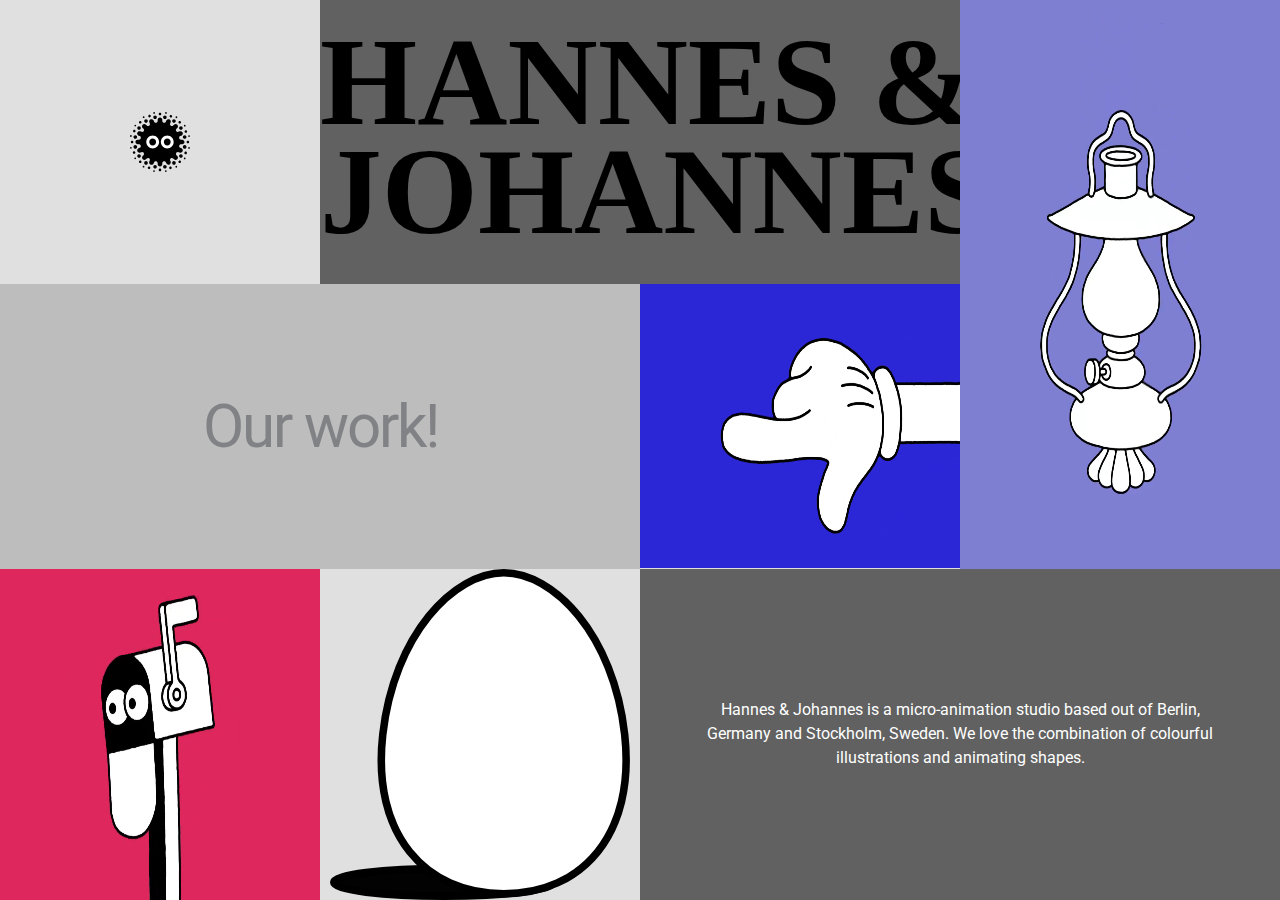
<file: index.html>
<html>
<head>
<link rel="stylesheet" type="text/css" href="css/screen.css">
<link href="https://fonts.googleapis.com/css?family=Roboto" rel="stylesheet">

</head>
<body>

<main id="swup" class="transition-fade">
<div class="home">
  <div class="mark"><img src="imgs/mark.svg" /></div>
  <div class="name"><img src="imgs/name.svg" /></div>
  <div class="lamp">
  <video autoplay muted src="imgs/lantern/in.mp4" type="video/mp4">
      Your browser does not support the video tag.
    </video>
  </div>
  <div class="link"><a href="/work.html">Our work!</a></div>
  <div class="hand">
    <video autoplay muted src="imgs/hand/in.mp4" type="video/mp4">
      Your browser does not support the video tag.
    </video>

  </div>



  <div class="mailbox" id="mailbox">
    <video autoplay muted src="imgs/mailbox/in.mp4" type="video/mp4">
		  Your browser does not support the video tag.
    </video>
  </div>



  <div class="egg"><img src="imgs/egg.svg" /></div>
  <div class="description">
    
<p>Hannes & Johannes is a
micro-animation studio based out of Berlin, Germany and Stockholm, Sweden. We love the combination of colourful illustrations and animating shapes.
</p>
  </div>
  </div>
</main>


<script src="dist/swup.js"></script>
<script src="dist/scripts.js"></script>

</body>
</html>
</file>
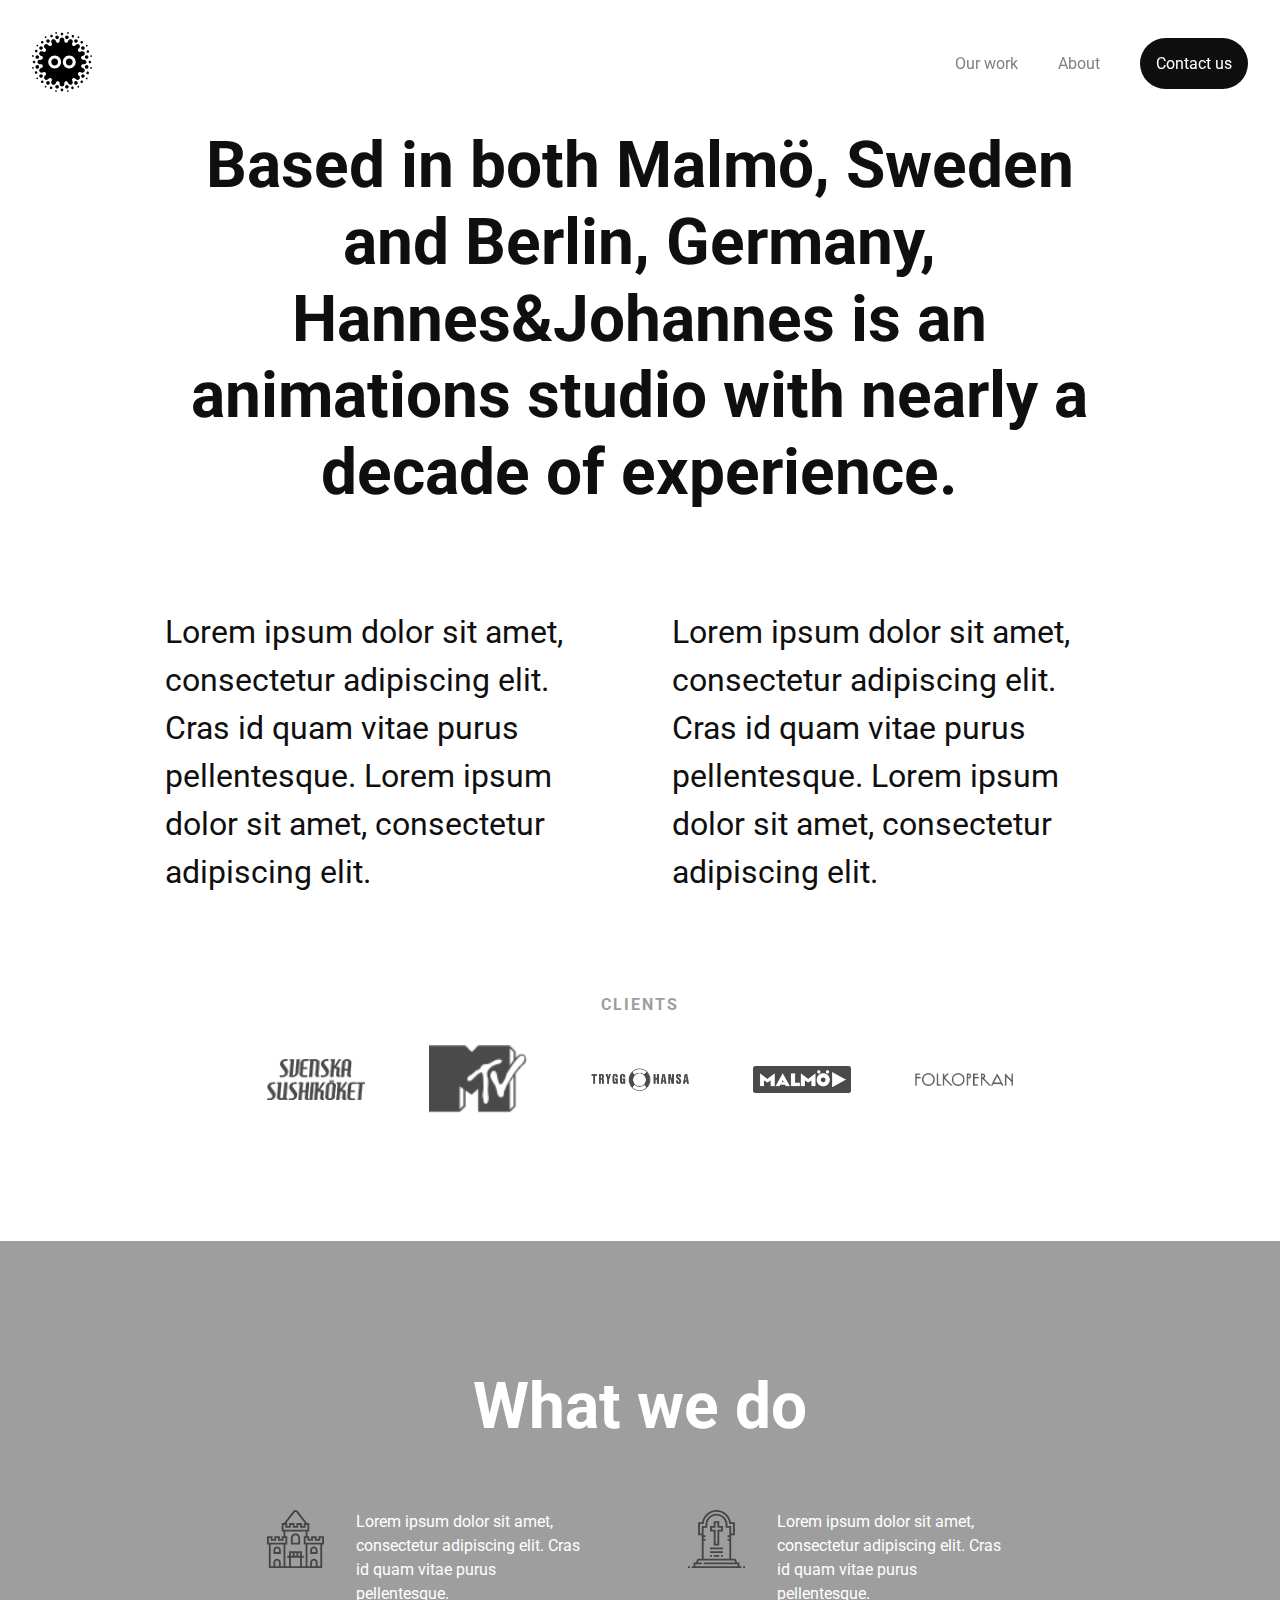
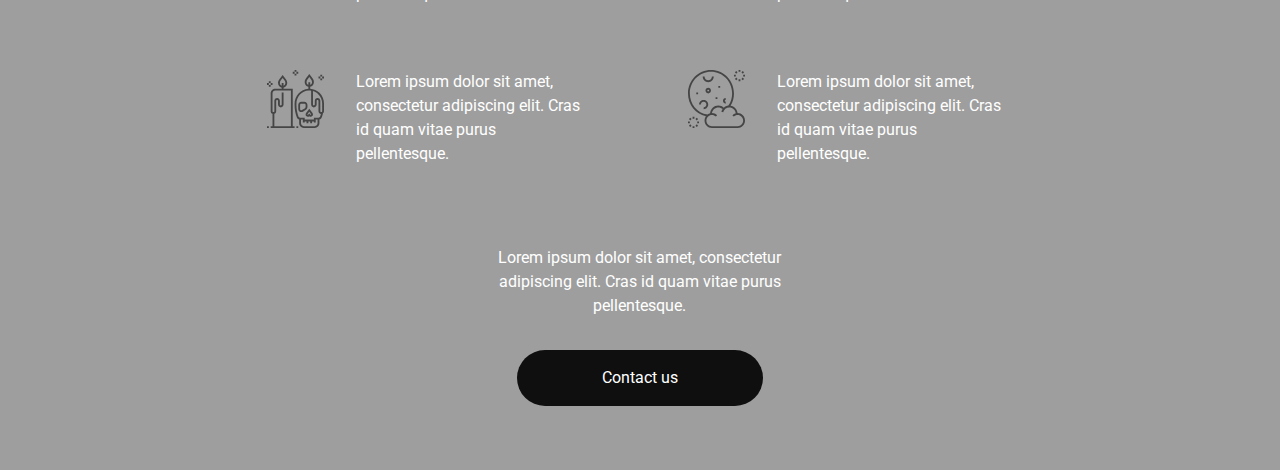
<file: about.html>
<html>
<head>
<link rel="stylesheet" type="text/css" href="css/screen.css">
<link href="https://fonts.googleapis.com/css?family=Roboto" rel="stylesheet">
</head>
<body>


<div class="header">
	<div class="logo"><a href="index.html"><img src="imgs/mark.svg" /></a></div>
	<div class="navigation">
		<a href="work.html">Our work</a>
		<a href="about.html">About</a>
		<a href="contact.html" class="BT">Contact us</a>
	</div>
</div>

<div class="navigation-minimized">
		<a href="work.html" class="active">Our work</a>
		<a href="about.html">About</a>
		<a href="contact.html">Contact us</a>
</div>


<div class="about">

		<h1>Based in both Malmö, Sweden and Berlin, Germany, Hannes&Johannes is an animations studio with nearly a decade of experience. </h1>


		<div class="two-grid">

				<p>Lorem ipsum dolor sit amet, consectetur adipiscing elit. Cras id quam vitae purus pellentesque. Lorem ipsum dolor sit amet, consectetur adipiscing elit.</p>

				<p>Lorem ipsum dolor sit amet, consectetur adipiscing elit. Cras id quam vitae purus pellentesque. Lorem ipsum dolor sit amet, consectetur adipiscing elit.</p>

		</div>

		<h4>Clients</h4>

		<div class="clients">
			<img src="imgs/client_sushi.png" />
			<img src="imgs/client_mtv.png" />
			<img src="imgs/client_trygghansa.png" />
			<img src="imgs/client_malmo.png" />
			<img src="imgs/client_folkoperan.png" />
		</div>
 </div>

 <div class="whatwedo">
 		<h1>What we do</h1>
 		<div class="usps">
 			<div class="point">
	 			<img src="imgs/usp_01.svg" />
	 			<p>Lorem ipsum dolor sit amet, consectetur adipiscing elit. Cras id quam vitae purus pellentesque.
	 			</p>
 			</div>

 			<div class="point">
	 			<img src="imgs/usp_02.svg" />
	 			<p>Lorem ipsum dolor sit amet, consectetur adipiscing elit. Cras id quam vitae purus pellentesque.
	 			</p>
 			</div>

 			<div class="point">
	 			<img src="imgs/usp_03.svg" />
	 			<p>Lorem ipsum dolor sit amet, consectetur adipiscing elit. Cras id quam vitae purus pellentesque.</p>
 			</div>

 			<div class="point">
	 			<img src="imgs/usp_04.svg" />
	 			<p>Lorem ipsum dolor sit amet, consectetur adipiscing elit. Cras id quam vitae purus pellentesque.
	 			</p>
 			</div>
 		</div>

 		<p>Lorem ipsum dolor sit amet, consectetur adipiscing elit. Cras id quam vitae purus pellentesque.
 		</p>

		<a href="contact.html" class="BT">Contact us</a>
 </div>





</body>
</html>
</file>
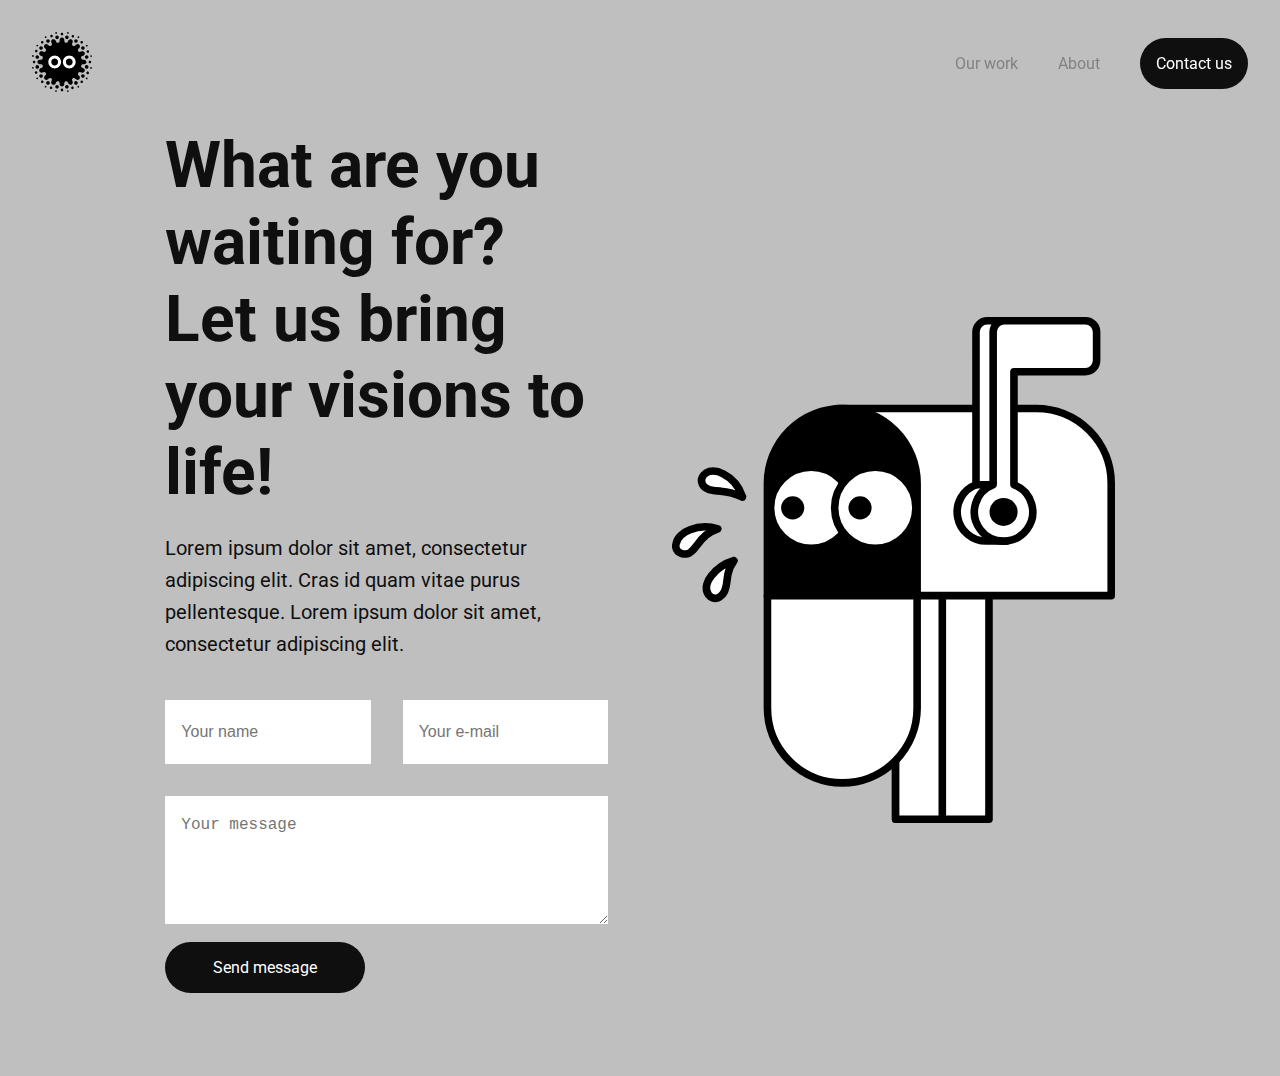
<file: contact.html>
<html>
<head>
<link rel="stylesheet" type="text/css" href="css/screen.css">
<link href="https://fonts.googleapis.com/css?family=Roboto" rel="stylesheet">
</head>
<body>


<div class="header">
	<div class="logo"><a href="index.html"><img src="imgs/mark.svg" /></a></div>
	<div class="navigation">
		<a href="work.html">Our work</a>
		<a href="about.html">About</a>
		<a href="contact.html" class="BT">Contact us</a>
	</div>
</div>


<div class="navigation-minimized">
		<a href="work.html" class="active">Our work</a>
		<a href="about.html">About</a>
		<a href="contact.html">Contact us</a>
</div>


<div class="contact">

		

		<form>
			<h1>What are you waiting for? Let us bring your visions to life!</h1>
			<p>Lorem ipsum dolor sit amet, consectetur adipiscing elit. Cras id quam vitae purus pellentesque. Lorem ipsum dolor sit amet, consectetur adipiscing elit.</p>
			
			<div class="two-grid">
				<input type="" name="Your name" placeholder="Your name">
				<input type="" name="Your e-mail" placeholder="Your e-mail">
			</div>
			<textarea placeholder="Your message"></textarea>
			<a href="contact.html" class="BT">Send message</a>

		</form>

		<img src="imgs/mailbox.svg" />
	
 </div>



</body>
</html>
</file>
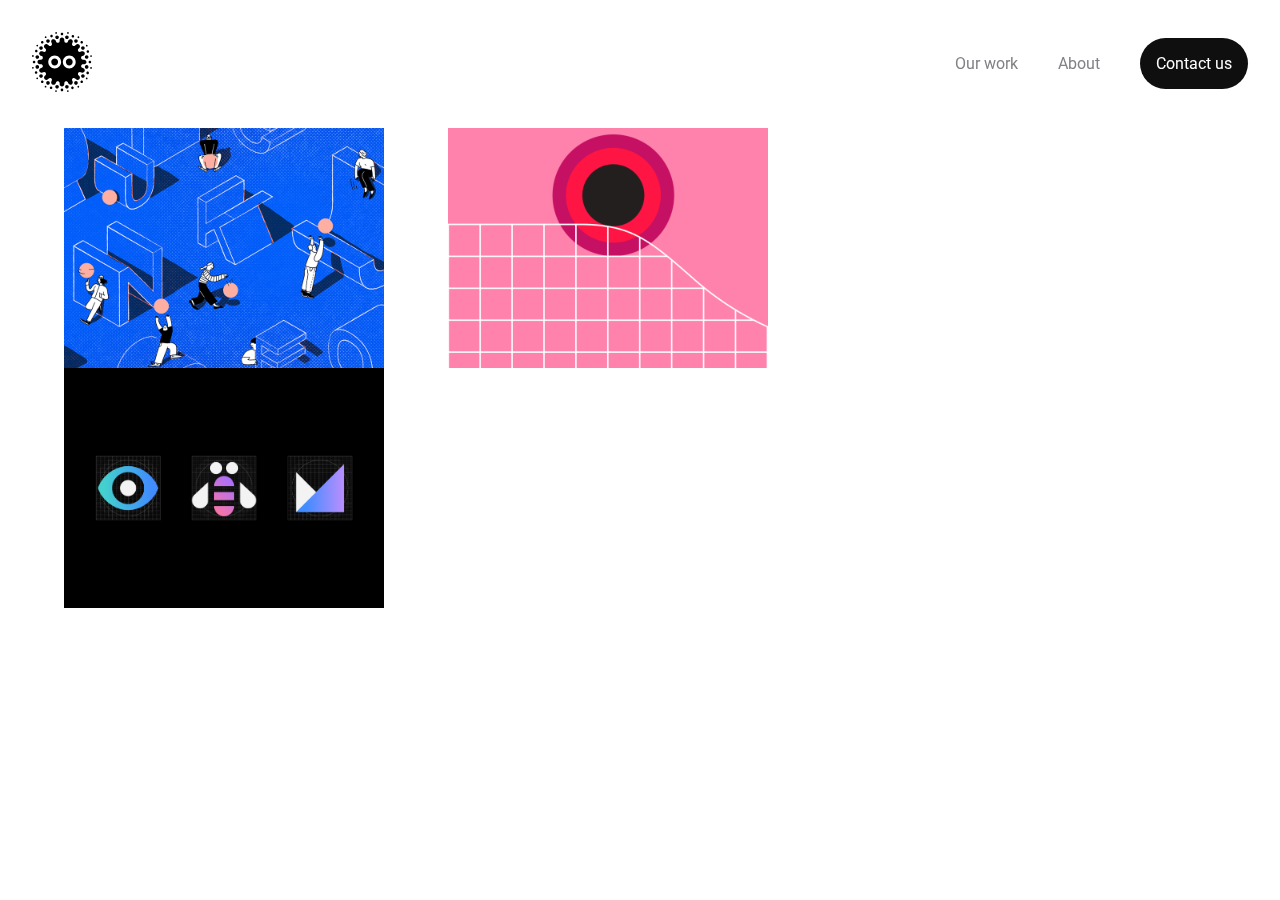
<file: work (kopia).html>
<html>
<head>
<link rel="stylesheet" type="text/css" href="css/screen.css">
<link href="https://fonts.googleapis.com/css?family=Roboto" rel="stylesheet">
</head>
<body>


<div class="header">
	<div class="logo">
		<a href="index.html"><img src="imgs/mark.svg" /></a>
	</div>
	<div class="navigation">
		<a href="work.html">Our work</a>
		<a href="about.html">About</a>
		<a href="contact.html" class="bt">Contact us</a>
	</div>
</div>

<div class="navigation-minimized">
		<a href="work.html" class="active">Our work</a>
		<a href="about.html">About</a>
		<a href="contact.html">Contact us</a>
</div>


<div class="work">

	<div class="two-grid">

		<a href="work/project.html">
			<div class="item">
					<img src="imgs/projects/1.png" />
					<div class="title">
						<h3>Aniara</h3>
						<span>Omnipollo ᛫ 2018</span>
					</div>
			</div>
		</a>


		<a href="work/project.html">
			<div class="item">
					<img src="imgs/projects/2.png" />
					<div class="title">
						<h3>Aniara</h3>
						<span>Omnipollo ᛫ 2018</span>
					</div>
			</div>
		</a>
	</div>


	<div class="three-grid">


		<a href="work/project.html">
			<div class="item">
					<img src="imgs/projects/3.gif" />
					<div class="title">
						<h3>Aniara</h3>
						<span>Omnipollo ᛫ 2018</span>
					</div>
			
			</div>
		</a>

			<div class="item">
					<img src="imgs/projects/4.png" />
					<div class="title">
						<h3>Aniara</h3>
						<span>Omnipollo ᛫ 2018</span>
					</div>
			</div>

			<div class="item">
					<img src="imgs/projects/5.gif" />
					<div class="title">
						<h3>Aniara</h3>
						<span>Omnipollo ᛫ 2018</span>
					</div>
			</div>
	</div>



	<div class="two-grid">

			<div class="item">
					<img src="imgs/projects/6.png" />
					<div class="title">
						<h3>Aniara</h3>
						<span>Omnipollo ᛫ 2018</span>
					</div>
			
			</div>

			<div class="item">
					<img src="imgs/projects/7.gif" />
					<div class="title">
						<h3>Aniara</h3>
						<span>Omnipollo ᛫ 2018</span>
					</div>
			</div>
	</div>
  </div>



</body>
</html>
</file>
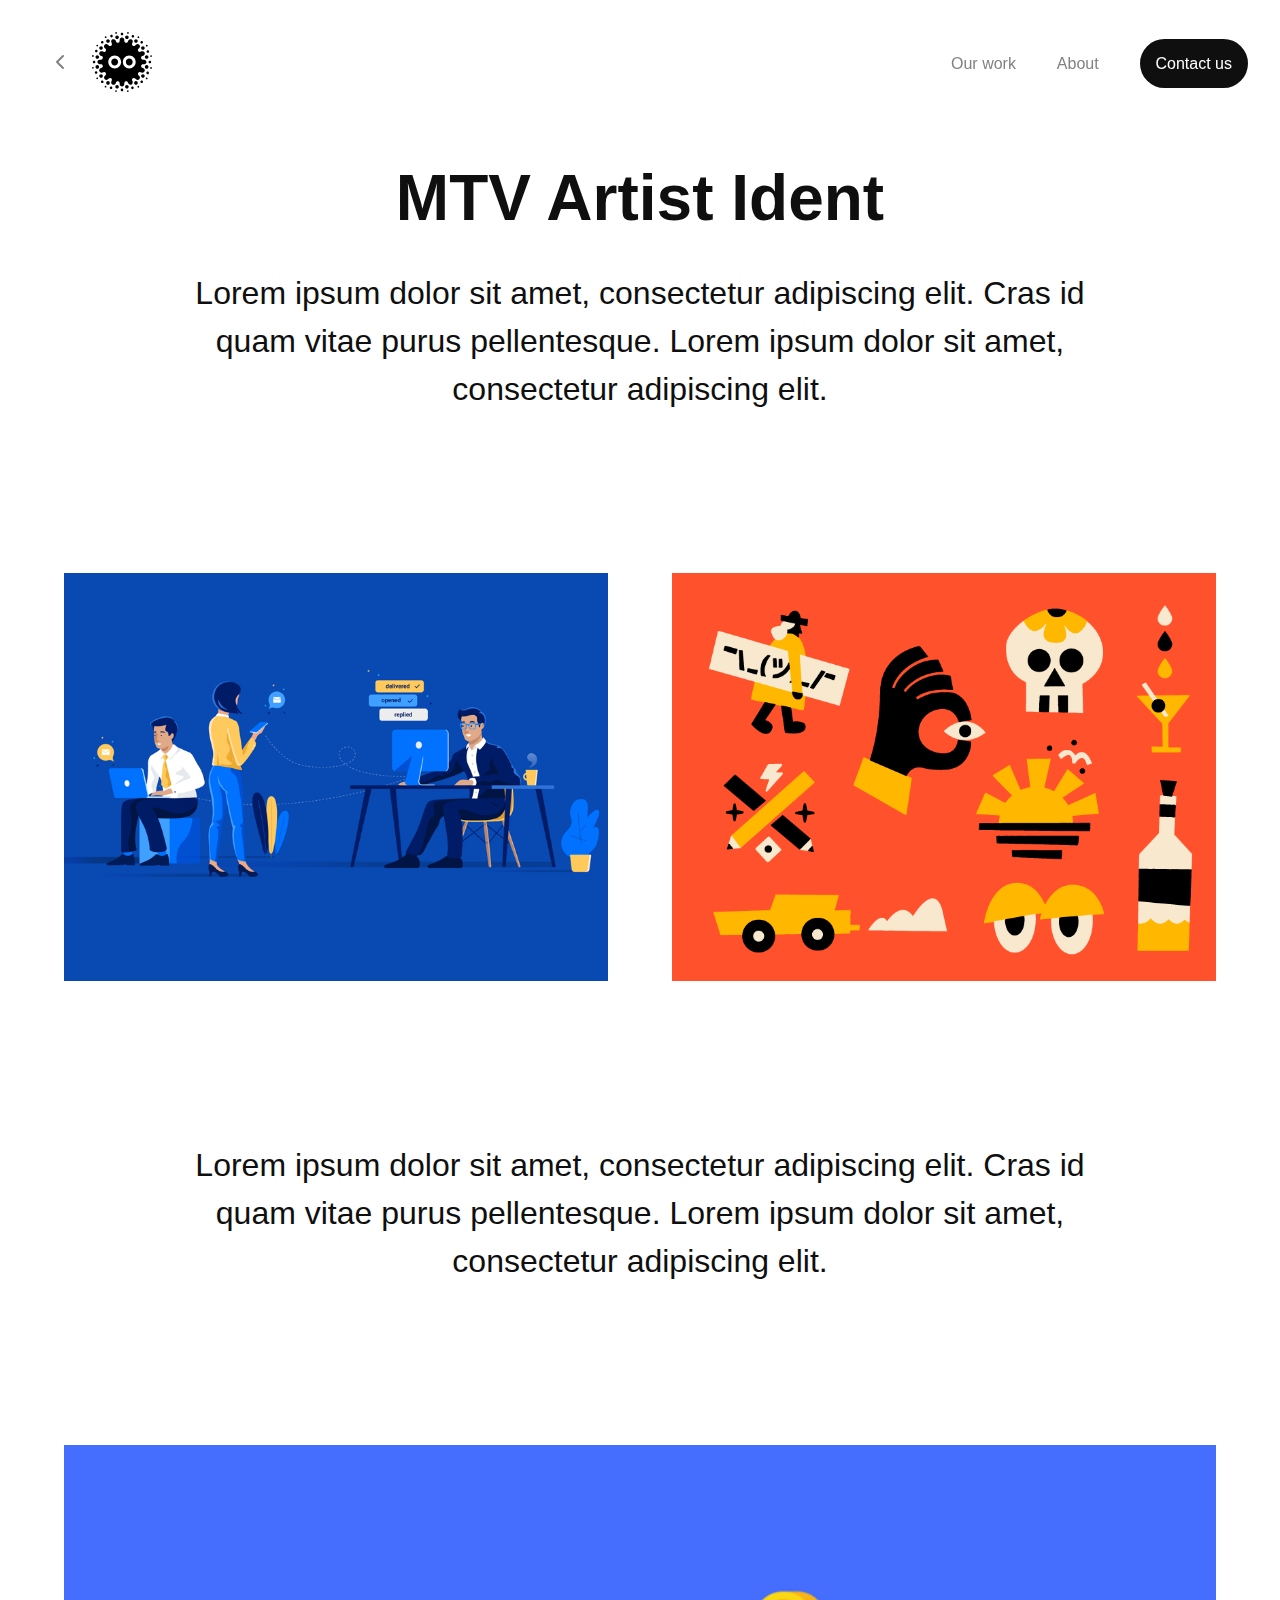
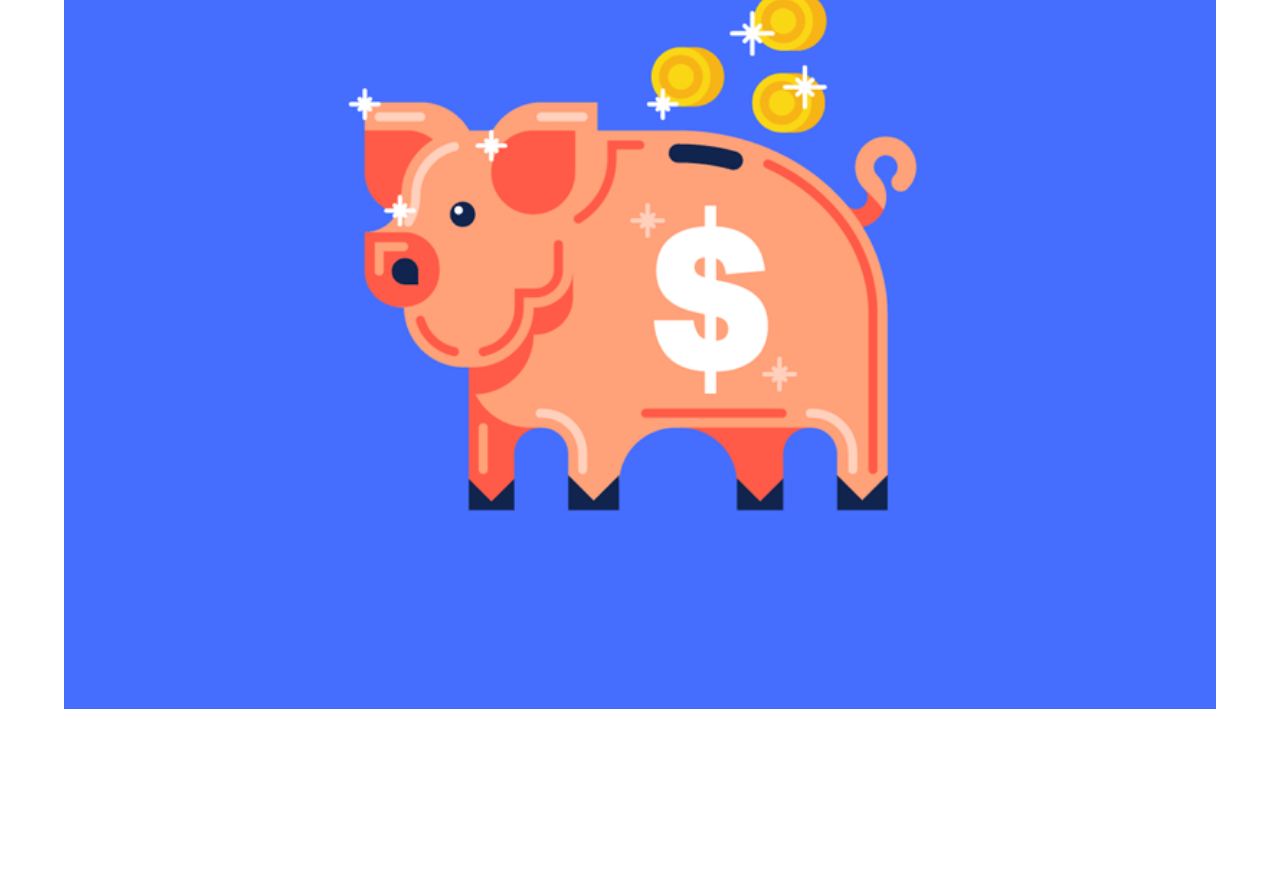
<file: work/project.html>
<html>
<head>
<link rel="stylesheet" type="text/css" href="../css/screen.css">
</head>
<body>


<div class="header">
		<div class="logo">
				<a class="back" href="../work.html"><img src="../imgs/icon_back.svg" /></a>
				<a href="../index.html"><img src="../imgs/mark.svg" /></a>
		</div>

	<div class="navigation">
		<a href="../work.html">Our work</a>
		<a href="../about.html">About</a>
		<a href="../contact.html" class="BT">Contact us</a>
	</div>
</div>




<div class="project">

	<div class="one-grid text">
			<h1>MTV Artist Ident</h1>
			<p>Lorem ipsum dolor sit amet, consectetur adipiscing elit. Cras id quam vitae purus pellentesque. Lorem ipsum dolor sit amet, consectetur adipiscing elit.</p>
	</div>

	<div class="two-grid">
		<img src="../imgs/projects/5.png" />
		<img src="../imgs/projects/6.png" />
	</div>

	<div class="one-grid text">
		<p>Lorem ipsum dolor sit amet, consectetur adipiscing elit. Cras id quam vitae purus pellentesque. Lorem ipsum dolor sit amet, consectetur adipiscing elit.</p>
	</div>

	<div class="one-grid">
		<img src="../imgs/projects/7.gif" />
	</div>
	
 </div>



</body>
</html>
</file>
<file: css/screen.css>
/*    Global styles    */

body {
      width: 100%;
      padding: 0;

      margin: 0;
      font-family: 'Roboto', sans-serif;
	   font-style: normal;
      color: #ffffff;
      
      transition:all 0.3s ease;

      -webkit-font-smoothing: antialiased;
      -moz-osx-font-smoothing: grayscale;

      -webkit-transition: all 0.2s cubic-bezier(0.165, 0.84, 0.44, 1);
      transition: all 0.2s cubic-bezier(0.165, 0.84, 0.44, 1);



}

a {

      text-decoration: none;
      color: #818286;

      font-weight: 400;

      -webkit-transition: all 0.2s cubic-bezier(0.165, 0.84, 0.44, 1);
      transition: all 0.2s cubic-bezier(0.165, 0.84, 0.44, 1);

}

h1 { font-size: 2em; line-height: 1.2em; }
h3 { margin: 0; }


a:hover {
      color: #0f0f0f;
}


* {
      box-sizing: border-box;
}


/*      Colours     */

.black { background-color: #0f0f0f; color: #ffffff; }
.black a { color: #ffffff; }
.black a:hover { color: #3C3C3C; }







/*      HP     */

.home {
      height: 100%;

      display: grid;
      grid-template-columns: repeat(4, 1fr);
      grid-template-rows: repeat(3, 1fr);
      text-align: center;

      justify-content: right;
}

.home img {
      width: 100%;
      height: 100%;
      display: block;
      vertical-align: center;
      align-self: center;
      justify-self: center;
}

.lamp img {
      width: 200%;
}

.home p {
      vertical-align: center;
  align-self: center;
  justify-self: center;
}

.home a {
      vertical-align: center;
  align-self: center;
  justify-self: center;
}

.mark {

      display: grid;
      background-color: #E0E0E0;
      grid-column-start: 1;
      grid-column-end: 2;
      grid-row-start: 1;
      grid-row-end: 2;

      vertical-align: center;
      justify-content: center;
      justify-content: center;
      align-content: center;
}

.name {
      padding: 0em;
      display: grid;
      background-color: #616161;
      grid-column-start: 2;
      grid-column-end: 4;
      grid-row-start: 1;
      grid-row-end: 1;

      justify-content: center;
}

.lamp {
      display: grid;
      background-color: #9E9E9E;

      grid-column-start: 4;
      grid-column-end: 4;
      grid-row-start: 1;
      grid-row-end: 3;

      justify-content: center;
}

.link {
      display: grid;
      font-size: 60px;
      line-height: 60px;
      letter-spacing: -2px;
      background-color: #BDBDBD;

      grid-column-start: 1;
      grid-column-end: 3;
      grid-row-start: 2;
      grid-row-end: 3;

      justify-content: center;


}
.hand {
      display: grid;
      background-color: #E0E0E0;
      grid-column-start: 3;
      grid-column-end: 4;
      grid-row-start: 2;
      grid-row-end: 3;


        overflow: hidden;



}
.mailbox {
      display: grid;
      padding-bottom: 0em;
      background-color: #909090;
      grid-column-start: 1;
      grid-column-end: 2;
      grid-row-start: 3;
      grid-row-end: 3;

      justify-content: center;

      cursor: pointer;
}


.video {
}

video {
      width: 100%;
      height: 100%;
      object-fit: fill;
      background-size: cover;
      display: grid;
}

.egg {
      display: grid;
      background-color: #E0E0E0;
      grid-column-start: 2;
      grid-column-end: 3;
      grid-row-start: 3;
      grid-row-end: 3;

      justify-content: center;
}
.description {
      display: grid;
      padding-left: 4em;
      padding-right: 4em;
      font-size: 16px;
      line-height: 24px;

      background-color: #616161;
      grid-column-start: 3;
      grid-column-end: 5;
      grid-row-start: 3;
      grid-row-end: 4;

      justify-content: center;
}



/*      Regular Pages     */


.work {
      display: grid;
      grid-template-columns: repeat(12, 1fr);
      grid-column-gap: 2em;
      grid-row-gap: 2em;

      padding: 2em;
      padding-top: 4em;
}

.work a {
    grid-column: span 4;
}

.work a:nth-child(1),
.work a:nth-child(2),
.work a:nth-child(6),
.work a:nth-child(7),
.work a:nth-child(11),
.work a:nth-child(12) {
    grid-column: span 6;
}

.about {
      color: #0f0f0f;

      display: grid;
      grid-template-columns: repeat(12, 1fr);
      grid-column-gap: 2em;

      padding: 2em;
      padding-top: 4em;
      padding-bottom: 4em;
}

.about h1 {
    text-align: center;
    grid-column: 2 / span 10;
    grid-row: 1;
    margin-bottom: 1em;
}

.about .two-grid {
    grid-column: 2 / span 10;
    grid-row: 2;
    margin-bottom: 1em;
}

.about h4 {
  color: #9E9E9E;
  font-size: 0.5em;
  text-transform: uppercase;
  letter-spacing: 2px;
  font-weight: 700;
  text-align: center;
  grid-column: 2 / span 10;
  grid-row: 3;
  margin-bottom: 1em;
}

.about .clients {
  grid-column: 3 / span 8;
  grid-row: 4;

  display: grid;
  grid-template-columns: repeat(5, 1fr);

  grid-column-gap: 2em;
  justify-items: center;
  align-items: center;

}

.whatwedo {
      background-color: #9E9E9E;
      color: #fff;

      display: grid;
      grid-template-columns: repeat(12, 1fr);
      grid-column-gap: 2em;

      padding: 2em;
      padding-top: 4em;
}

.whatwedo h1 {
    text-align: center;
    grid-column: 3 / span 8;
    grid-row: 1;
    margin-bottom: 1em;
}

.whatwedo .usps {
    display: grid;
    grid-template-columns: repeat(2, 1fr);
    grid-column-gap: 3em;
    grid-row-gap: 2em;
    grid-column: 3 / span 8;
    grid-row: 2;
    margin-bottom: 2em;
}

.whatwedo .point {
    display: grid;
    grid-template-columns: repeat(4, 1fr);
    grid-column-gap: 1em;

}

.whatwedo .point img {
            grid-column: 1;
            grid-row: 1;
}

.whatwedo .point p {
            text-align: left;
            grid-column: 2 / 5;
            grid-row: 1;
            margin: 0;
}

.whatwedo p {
    font-size: 16px;
    line-height: 24px;
    text-align: center;
    grid-column: 5 / span 4;
    grid-row: 3;
    margin-bottom: 2em;
}

.whatwedo a {
    font-size: 16px;
    line-height: 24px;
    text-align: center;
    grid-column: 5 / span 4;
    grid-row: 4;
    margin-left: 3em;
    margin-right: 3em;
}



.project {
      padding: 2em;
      padding-top: 3em;
      color: #0f0f0f;
}

.contact {

      display: grid;
      grid-template-columns: repeat(12, 1fr);
      grid-column-gap: 2em;

      padding: 2em;
      padding-top: 4em;


      
      color: #0f0f0f;
      background-color: #BFBFBF;
}

.contact .two-grid {
    grid-column-gap: 1em;
    margin-bottom: 0em;
}


.contact p {
    font-size: 20px;
    line-height: 32px;
    margin-bottom: 2em;
}

.contact form {
    grid-column: 2 / span 5;
    grid-row: 1;
}

.contact img {
    align-self: center;
    grid-column: 7 / span 5;
    grid-row: 1;
}

.contact a {
    font-size: 16px;
    line-height: 24px;
    padding-left: 3em;
    padding-right: 3em;
}


img { width: 100%; }
h1 { margin: 0; }


.one-grid {
      display: grid;
      grid-template-columns: repeat(1, 1fr);
      text-align: center;
      justify-content: right;
      padding-bottom: 1em;
      margin-bottom: 2em;
}

.text {
  padding-top: 2em;
  padding-bottom: 2em;
  padding-left: 4em;
  padding-right: 4em;
  }

.two-grid {

      display: grid;
      grid-template-columns: repeat(2, 1fr);
      grid-column-gap: 2em;
      margin-bottom: 2em;
      text-align: left;

      justify-content: right;


}

.three-grid {

      display: grid;
      grid-template-columns: repeat(3, 1fr);
      grid-column-gap: 2em;
      margin-bottom: 2em;
      text-align: left;

      justify-content: right;

}



input {
      display: block;

      font-size: 16px;
      padding-left: 16px;

      width: 100%;
      height: 4em;
      margin-bottom: 2em;
      border: 0px;
}

textarea {
      font-size: 16px;
      width: 100%;
      height: 8em;
      margin-bottom: 2em;
      border: 0px;
      padding: 16px; padding-top: 20px;
}

form p {
      text-align: left;
}

form label {
      text-align: left;
      font-size: 16px;
      padding-bottom: 1em;
}

form .grid-two {
      padding-bottom: 0em;
}



.item {
      color: #fff;
      vertical-align: left;
      width: 100%;
      height: auto;
      background-color: #0F0019;


      position:relative;
      display:inline-block;

      text-align: center;

      background-size: cover;
}

.item:hover .title {
    width:100%;
    height:100%;
    background:rgba(0,0,0,.5);
    position:absolute;
    top:0;
    left:0;
    display:inline-block;
    -webkit-box-sizing:border-box;
    -moz-box-sizing:border-box;
    box-sizing:border-box;
    text-align:center;
    -webkit-transition: all 0.25s cubic-bezier(0.165, 0.84, 0.44, 1);
      transition: all 0.25s cubic-bezier(0.165, 0.84, 0.44, 1);


    opacity: 1;
    display: flex;
    align-items: center;

}

img {
    vertical-align:top;
}


.ari { background-image: url(../imgs/projects/ari/02_thumb.jpg); }
.bocenter { background-image: url(../imgs/projects/bocenter/01_thumb.jpg); }
.instantor { background-image: url(../imgs/projects/instantor/01_thumb.jpg); }
.omnipollo { background-image: url(../imgs/projects/omnipollo/01_thumb.jpg); }
.christmas { background-image: url(../imgs/projects/christmas/01_thumb.jpg); }
.mtv { background-image: url(../imgs/projects/mtv/01_thumb.jpg); }
.fosterthepeople { background-image: url(../imgs/projects/fosterthepeople/01_thumb.jpg); }
.movehome { background-image: url(../imgs/projects/movehome/01_thumb.jpg); }


.item .title {


    vertical-align: center;
    position:absolute;
    top:0;
    left:0;
    opacity: 0;
    padding-top: 2em;
    width: 100%;
    height: 100%;
    text-shadow: 0px 1px 2px rgba(15,15,15,0.48);

    background-color: rgba(15,0,0,0.0);

    display: flex;
    align-items: center;
    justify-content: center;
    flex-direction: column;

      -webkit-transition: all 0.25s cubic-bezier(0.165, 0.84, 0.44, 1);
      transition: all 0.25s cubic-bezier(0.165, 0.84, 0.44, 1);




}

.item .title h3 {
      opacity: 0;


      font-size: 1em;
      line-height: 1.2em;
      font-weight: 600;

      -webkit-transition: all 0.3s cubic-bezier(0.165, 0.84, 0.44, 1);
      transition: all 0.2s cubic-bezier(0.165, 0.84, 0.44, 1);

      transition-delay: 40ms;
}

.item:hover .title {
      padding-top: 0em;
      opacity: 1;
}
.item .title span {

      opacity: 0;

      font-size: 0.60em;

      -webkit-transition: all 0.2s cubic-bezier(0.165, 0.84, 0.44, 1);
      transition: all 0.2s cubic-bezier(0.165, 0.84, 0.44, 1);

      transition-delay: 40ms;
}


.item:hover .title h3 {
      opacity: 1;
}

.item:hover .title span {
      opacity: 1;         
}


.work a:hover {
      color: #ffffff;
}

.header {
      display: block;
      padding: 1em;
      position: fixed;
      z-index: 10;
      width: 100%;
      height: auto;
      float: left;
      display: grid;
      grid-template-columns: repeat(2, 1fr);

      justify-content: center;
      vertical-align: center;

}

.logo {
      display: block;
      justify-content: left;
      grid-template-columns: repeat(2, 1fr);
      grid-column-gap: 1em;
      transform: scale(1);

      
}

.logo a {

      display: grid;
      justify-items: center;
      align-items: center;
      float:left;
      width: 60px;
      height: 60px;

      -webkit-transition: all 0.2s cubic-bezier(0.165, 0.84, 0.44, 1);
      transition: all 0.2s cubic-bezier(0.165, 0.84, 0.44, 1);

        -webkit-animation: jelly 1000ms linear both;
  animation: jelly 1000ms linear both;
}

a.back {
      overflow: none;
      width: 60px;

      
  -webkit-animation: fadein 1000ms linear both;
  animation: fadein 1000ms linear both;
}



/* Generated with Bounce.js. Edit at https://goo.gl/bkOekC */

@-webkit-keyframes fadein { 
  0% { -webkit-transform: matrix3d(1, 0, 0, 0, 0, 1, 0, 0, 0, 0, 1, 0, -300, 0, 0, 1); transform: matrix3d(1, 0, 0, 0, 0, 1, 0, 0, 0, 0, 1, 0, -300, 0, 0, 1); }
  1.3% { -webkit-transform: matrix3d(3.905, 0, 0, 0, 0, 1, 0, 0, 0, 0, 1, 0, -237.02, 0, 0, 1); transform: matrix3d(3.905, 0, 0, 0, 0, 1, 0, 0, 0, 0, 1, 0, -237.02, 0, 0, 1); }
  2.55% { -webkit-transform: matrix3d(4.554, 0, 0, 0, 0, 1, 0, 0, 0, 0, 1, 0, -182.798, 0, 0, 1); transform: matrix3d(4.554, 0, 0, 0, 0, 1, 0, 0, 0, 0, 1, 0, -182.798, 0, 0, 1); }
  4.1% { -webkit-transform: matrix3d(4.025, 0, 0, 0, 0, 1, 0, 0, 0, 0, 1, 0, -125.912, 0, 0, 1); transform: matrix3d(4.025, 0, 0, 0, 0, 1, 0, 0, 0, 0, 1, 0, -125.912, 0, 0, 1); }
  5.71% { -webkit-transform: matrix3d(3.039, 0, 0, 0, 0, 1, 0, 0, 0, 0, 1, 0, -79.596, 0, 0, 1); transform: matrix3d(3.039, 0, 0, 0, 0, 1, 0, 0, 0, 0, 1, 0, -79.596, 0, 0, 1); }
  8.11% { -webkit-transform: matrix3d(1.82, 0, 0, 0, 0, 1, 0, 0, 0, 0, 1, 0, -31.647, 0, 0, 1); transform: matrix3d(1.82, 0, 0, 0, 0, 1, 0, 0, 0, 0, 1, 0, -31.647, 0, 0, 1); }
  8.81% { -webkit-transform: matrix3d(1.581, 0, 0, 0, 0, 1, 0, 0, 0, 0, 1, 0, -21.84, 0, 0, 1); transform: matrix3d(1.581, 0, 0, 0, 0, 1, 0, 0, 0, 0, 1, 0, -21.84, 0, 0, 1); }
  11.96% { -webkit-transform: matrix3d(1.034, 0, 0, 0, 0, 1, 0, 0, 0, 0, 1, 0, 4.825, 0, 0, 1); transform: matrix3d(1.034, 0, 0, 0, 0, 1, 0, 0, 0, 0, 1, 0, 4.825, 0, 0, 1); }
  12.11% { -webkit-transform: matrix3d(1.023, 0, 0, 0, 0, 1, 0, 0, 0, 0, 1, 0, 5.53, 0, 0, 1); transform: matrix3d(1.023, 0, 0, 0, 0, 1, 0, 0, 0, 0, 1, 0, 5.53, 0, 0, 1); }
  15.07% { -webkit-transform: matrix3d(0.947, 0, 0, 0, 0, 1, 0, 0, 0, 0, 1, 0, 12.662, 0, 0, 1); transform: matrix3d(0.947, 0, 0, 0, 0, 1, 0, 0, 0, 0, 1, 0, 12.662, 0, 0, 1); }
  16.12% { -webkit-transform: matrix3d(0.951, 0, 0, 0, 0, 1, 0, 0, 0, 0, 1, 0, 13.007, 0, 0, 1); transform: matrix3d(0.951, 0, 0, 0, 0, 1, 0, 0, 0, 0, 1, 0, 13.007, 0, 0, 1); }
  27.23% { -webkit-transform: matrix3d(1.001, 0, 0, 0, 0, 1, 0, 0, 0, 0, 1, 0, 2.352, 0, 0, 1); transform: matrix3d(1.001, 0, 0, 0, 0, 1, 0, 0, 0, 0, 1, 0, 2.352, 0, 0, 1); }
  27.58% { -webkit-transform: matrix3d(1.001, 0, 0, 0, 0, 1, 0, 0, 0, 0, 1, 0, 2.121, 0, 0, 1); transform: matrix3d(1.001, 0, 0, 0, 0, 1, 0, 0, 0, 0, 1, 0, 2.121, 0, 0, 1); }
  38.34% { -webkit-transform: matrix3d(1, 0, 0, 0, 0, 1, 0, 0, 0, 0, 1, 0, -0.311, 0, 0, 1); transform: matrix3d(1, 0, 0, 0, 0, 1, 0, 0, 0, 0, 1, 0, -0.311, 0, 0, 1); }
  40.09% { -webkit-transform: matrix3d(1, 0, 0, 0, 0, 1, 0, 0, 0, 0, 1, 0, -0.291, 0, 0, 1); transform: matrix3d(1, 0, 0, 0, 0, 1, 0, 0, 0, 0, 1, 0, -0.291, 0, 0, 1); }
  50% { -webkit-transform: matrix3d(1, 0, 0, 0, 0, 1, 0, 0, 0, 0, 1, 0, -0.048, 0, 0, 1); transform: matrix3d(1, 0, 0, 0, 0, 1, 0, 0, 0, 0, 1, 0, -0.048, 0, 0, 1); }
  60.56% { -webkit-transform: matrix3d(1, 0, 0, 0, 0, 1, 0, 0, 0, 0, 1, 0, 0.007, 0, 0, 1); transform: matrix3d(1, 0, 0, 0, 0, 1, 0, 0, 0, 0, 1, 0, 0.007, 0, 0, 1); }
  82.78% { -webkit-transform: matrix3d(1, 0, 0, 0, 0, 1, 0, 0, 0, 0, 1, 0, 0, 0, 0, 1); transform: matrix3d(1, 0, 0, 0, 0, 1, 0, 0, 0, 0, 1, 0, 0, 0, 0, 1); }
  100% { -webkit-transform: matrix3d(1, 0, 0, 0, 0, 1, 0, 0, 0, 0, 1, 0, 0, 0, 0, 1); transform: matrix3d(1, 0, 0, 0, 0, 1, 0, 0, 0, 0, 1, 0, 0, 0, 0, 1); } 
}

@keyframes fadein { 
  0% { -webkit-transform: matrix3d(1, 0, 0, 0, 0, 1, 0, 0, 0, 0, 1, 0, -300, 0, 0, 1); transform: matrix3d(1, 0, 0, 0, 0, 1, 0, 0, 0, 0, 1, 0, -300, 0, 0, 1); }
  1.3% { -webkit-transform: matrix3d(3.905, 0, 0, 0, 0, 1, 0, 0, 0, 0, 1, 0, -237.02, 0, 0, 1); transform: matrix3d(3.905, 0, 0, 0, 0, 1, 0, 0, 0, 0, 1, 0, -237.02, 0, 0, 1); }
  2.55% { -webkit-transform: matrix3d(4.554, 0, 0, 0, 0, 1, 0, 0, 0, 0, 1, 0, -182.798, 0, 0, 1); transform: matrix3d(4.554, 0, 0, 0, 0, 1, 0, 0, 0, 0, 1, 0, -182.798, 0, 0, 1); }
  4.1% { -webkit-transform: matrix3d(4.025, 0, 0, 0, 0, 1, 0, 0, 0, 0, 1, 0, -125.912, 0, 0, 1); transform: matrix3d(4.025, 0, 0, 0, 0, 1, 0, 0, 0, 0, 1, 0, -125.912, 0, 0, 1); }
  5.71% { -webkit-transform: matrix3d(3.039, 0, 0, 0, 0, 1, 0, 0, 0, 0, 1, 0, -79.596, 0, 0, 1); transform: matrix3d(3.039, 0, 0, 0, 0, 1, 0, 0, 0, 0, 1, 0, -79.596, 0, 0, 1); }
  8.11% { -webkit-transform: matrix3d(1.82, 0, 0, 0, 0, 1, 0, 0, 0, 0, 1, 0, -31.647, 0, 0, 1); transform: matrix3d(1.82, 0, 0, 0, 0, 1, 0, 0, 0, 0, 1, 0, -31.647, 0, 0, 1); }
  8.81% { -webkit-transform: matrix3d(1.581, 0, 0, 0, 0, 1, 0, 0, 0, 0, 1, 0, -21.84, 0, 0, 1); transform: matrix3d(1.581, 0, 0, 0, 0, 1, 0, 0, 0, 0, 1, 0, -21.84, 0, 0, 1); }
  11.96% { -webkit-transform: matrix3d(1.034, 0, 0, 0, 0, 1, 0, 0, 0, 0, 1, 0, 4.825, 0, 0, 1); transform: matrix3d(1.034, 0, 0, 0, 0, 1, 0, 0, 0, 0, 1, 0, 4.825, 0, 0, 1); }
  12.11% { -webkit-transform: matrix3d(1.023, 0, 0, 0, 0, 1, 0, 0, 0, 0, 1, 0, 5.53, 0, 0, 1); transform: matrix3d(1.023, 0, 0, 0, 0, 1, 0, 0, 0, 0, 1, 0, 5.53, 0, 0, 1); }
  15.07% { -webkit-transform: matrix3d(0.947, 0, 0, 0, 0, 1, 0, 0, 0, 0, 1, 0, 12.662, 0, 0, 1); transform: matrix3d(0.947, 0, 0, 0, 0, 1, 0, 0, 0, 0, 1, 0, 12.662, 0, 0, 1); }
  16.12% { -webkit-transform: matrix3d(0.951, 0, 0, 0, 0, 1, 0, 0, 0, 0, 1, 0, 13.007, 0, 0, 1); transform: matrix3d(0.951, 0, 0, 0, 0, 1, 0, 0, 0, 0, 1, 0, 13.007, 0, 0, 1); }
  27.23% { -webkit-transform: matrix3d(1.001, 0, 0, 0, 0, 1, 0, 0, 0, 0, 1, 0, 2.352, 0, 0, 1); transform: matrix3d(1.001, 0, 0, 0, 0, 1, 0, 0, 0, 0, 1, 0, 2.352, 0, 0, 1); }
  27.58% { -webkit-transform: matrix3d(1.001, 0, 0, 0, 0, 1, 0, 0, 0, 0, 1, 0, 2.121, 0, 0, 1); transform: matrix3d(1.001, 0, 0, 0, 0, 1, 0, 0, 0, 0, 1, 0, 2.121, 0, 0, 1); }
  38.34% { -webkit-transform: matrix3d(1, 0, 0, 0, 0, 1, 0, 0, 0, 0, 1, 0, -0.311, 0, 0, 1); transform: matrix3d(1, 0, 0, 0, 0, 1, 0, 0, 0, 0, 1, 0, -0.311, 0, 0, 1); }
  40.09% { -webkit-transform: matrix3d(1, 0, 0, 0, 0, 1, 0, 0, 0, 0, 1, 0, -0.291, 0, 0, 1); transform: matrix3d(1, 0, 0, 0, 0, 1, 0, 0, 0, 0, 1, 0, -0.291, 0, 0, 1); }
  50% { -webkit-transform: matrix3d(1, 0, 0, 0, 0, 1, 0, 0, 0, 0, 1, 0, -0.048, 0, 0, 1); transform: matrix3d(1, 0, 0, 0, 0, 1, 0, 0, 0, 0, 1, 0, -0.048, 0, 0, 1); }
  60.56% { -webkit-transform: matrix3d(1, 0, 0, 0, 0, 1, 0, 0, 0, 0, 1, 0, 0.007, 0, 0, 1); transform: matrix3d(1, 0, 0, 0, 0, 1, 0, 0, 0, 0, 1, 0, 0.007, 0, 0, 1); }
  82.78% { -webkit-transform: matrix3d(1, 0, 0, 0, 0, 1, 0, 0, 0, 0, 1, 0, 0, 0, 0, 1); transform: matrix3d(1, 0, 0, 0, 0, 1, 0, 0, 0, 0, 1, 0, 0, 0, 0, 1); }
  100% { -webkit-transform: matrix3d(1, 0, 0, 0, 0, 1, 0, 0, 0, 0, 1, 0, 0, 0, 0, 1); transform: matrix3d(1, 0, 0, 0, 0, 1, 0, 0, 0, 0, 1, 0, 0, 0, 0, 1); } 
}




/* Generated with Bounce.js. Edit at https://goo.gl/dR3teV */

@-webkit-keyframes jelly { 
  0% { -webkit-transform: matrix3d(0.5, 0, 0, 0, 0, 0.5, 0, 0, 0, 0, 1, 0, 0, 0, 0, 1); transform: matrix3d(0.5, 0, 0, 0, 0, 0.5, 0, 0, 0, 0, 1, 0, 0, 0, 0, 1); }
  2.35% { -webkit-transform: matrix3d(0.725, 0, 0, 0, 0, 0.629, 0, 0, 0, 0, 1, 0, 0, 0, 0, 1); transform: matrix3d(0.725, 0, 0, 0, 0, 0.629, 0, 0, 0, 0, 1, 0, 0, 0, 0, 1); }
  3.4% { -webkit-transform: matrix3d(0.83, 0, 0, 0, 0, 0.703, 0, 0, 0, 0, 1, 0, 0, 0, 0, 1); transform: matrix3d(0.83, 0, 0, 0, 0, 0.703, 0, 0, 0, 0, 1, 0, 0, 0, 0, 1); }
  4.7% { -webkit-transform: matrix3d(0.942, 0, 0, 0, 0, 0.8, 0, 0, 0, 0, 1, 0, 0, 0, 0, 1); transform: matrix3d(0.942, 0, 0, 0, 0, 0.8, 0, 0, 0, 0, 1, 0, 0, 0, 0, 1); }
  6.81% { -webkit-transform: matrix3d(1.062, 0, 0, 0, 0, 0.946, 0, 0, 0, 0, 1, 0, 0, 0, 0, 1); transform: matrix3d(1.062, 0, 0, 0, 0, 0.946, 0, 0, 0, 0, 1, 0, 0, 0, 0, 1); }
  7.06% { -webkit-transform: matrix3d(1.07, 0, 0, 0, 0, 0.962, 0, 0, 0, 0, 1, 0, 0, 0, 0, 1); transform: matrix3d(1.07, 0, 0, 0, 0, 0.962, 0, 0, 0, 0, 1, 0, 0, 0, 0, 1); }
  9.36% { -webkit-transform: matrix3d(1.106, 0, 0, 0, 0, 1.082, 0, 0, 0, 0, 1, 0, 0, 0, 0, 1); transform: matrix3d(1.106, 0, 0, 0, 0, 1.082, 0, 0, 0, 0, 1, 0, 0, 0, 0, 1); }
  10.21% { -webkit-transform: matrix3d(1.102, 0, 0, 0, 0, 1.113, 0, 0, 0, 0, 1, 0, 0, 0, 0, 1); transform: matrix3d(1.102, 0, 0, 0, 0, 1.113, 0, 0, 0, 0, 1, 0, 0, 0, 0, 1); }
  12.16% { -webkit-transform: matrix3d(1.075, 0, 0, 0, 0, 1.157, 0, 0, 0, 0, 1, 0, 0, 0, 0, 1); transform: matrix3d(1.075, 0, 0, 0, 0, 1.157, 0, 0, 0, 0, 1, 0, 0, 0, 0, 1); }
  13.61% { -webkit-transform: matrix3d(1.048, 0, 0, 0, 0, 1.166, 0, 0, 0, 0, 1, 0, 0, 0, 0, 1); transform: matrix3d(1.048, 0, 0, 0, 0, 1.166, 0, 0, 0, 0, 1, 0, 0, 0, 0, 1); }
  14.96% { -webkit-transform: matrix3d(1.024, 0, 0, 0, 0, 1.16, 0, 0, 0, 0, 1, 0, 0, 0, 0, 1); transform: matrix3d(1.024, 0, 0, 0, 0, 1.16, 0, 0, 0, 0, 1, 0, 0, 0, 0, 1); }
  17.52% { -webkit-transform: matrix3d(0.992, 0, 0, 0, 0, 1.12, 0, 0, 0, 0, 1, 0, 0, 0, 0, 1); transform: matrix3d(0.992, 0, 0, 0, 0, 1.12, 0, 0, 0, 0, 1, 0, 0, 0, 0, 1); }
  17.77% { -webkit-transform: matrix3d(0.99, 0, 0, 0, 0, 1.115, 0, 0, 0, 0, 1, 0, 0, 0, 0, 1); transform: matrix3d(0.99, 0, 0, 0, 0, 1.115, 0, 0, 0, 0, 1, 0, 0, 0, 0, 1); }
  20.52% { -webkit-transform: matrix3d(0.98, 0, 0, 0, 0, 1.052, 0, 0, 0, 0, 1, 0, 0, 0, 0, 1); transform: matrix3d(0.98, 0, 0, 0, 0, 1.052, 0, 0, 0, 0, 1, 0, 0, 0, 0, 1); }
  21.32% { -webkit-transform: matrix3d(0.981, 0, 0, 0, 0, 1.035, 0, 0, 0, 0, 1, 0, 0, 0, 0, 1); transform: matrix3d(0.981, 0, 0, 0, 0, 1.035, 0, 0, 0, 0, 1, 0, 0, 0, 0, 1); }
  25.23% { -webkit-transform: matrix3d(0.993, 0, 0, 0, 0, 0.969, 0, 0, 0, 0, 1, 0, 0, 0, 0, 1); transform: matrix3d(0.993, 0, 0, 0, 0, 0.969, 0, 0, 0, 0, 1, 0, 0, 0, 0, 1); }
  26.08% { -webkit-transform: matrix3d(0.996, 0, 0, 0, 0, 0.96, 0, 0, 0, 0, 1, 0, 0, 0, 0, 1); transform: matrix3d(0.996, 0, 0, 0, 0, 0.96, 0, 0, 0, 0, 1, 0, 0, 0, 0, 1); }
  29.03% { -webkit-transform: matrix3d(1.002, 0, 0, 0, 0, 0.948, 0, 0, 0, 0, 1, 0, 0, 0, 0, 1); transform: matrix3d(1.002, 0, 0, 0, 0, 0.948, 0, 0, 0, 0, 1, 0, 0, 0, 0, 1); }
  31.63% { -webkit-transform: matrix3d(1.004, 0, 0, 0, 0, 0.956, 0, 0, 0, 0, 1, 0, 0, 0, 0, 1); transform: matrix3d(1.004, 0, 0, 0, 0, 0.956, 0, 0, 0, 0, 1, 0, 0, 0, 0, 1); }
  36.74% { -webkit-transform: matrix3d(1.001, 0, 0, 0, 0, 0.989, 0, 0, 0, 0, 1, 0, 0, 0, 0, 1); transform: matrix3d(1.001, 0, 0, 0, 0, 0.989, 0, 0, 0, 0, 1, 0, 0, 0, 0, 1); }
  42.74% { -webkit-transform: matrix3d(0.999, 0, 0, 0, 0, 1.015, 0, 0, 0, 0, 1, 0, 0, 0, 0, 1); transform: matrix3d(0.999, 0, 0, 0, 0, 1.015, 0, 0, 0, 0, 1, 0, 0, 0, 0, 1); }
  44.44% { -webkit-transform: matrix3d(0.999, 0, 0, 0, 0, 1.016, 0, 0, 0, 0, 1, 0, 0, 0, 0, 1); transform: matrix3d(0.999, 0, 0, 0, 0, 1.016, 0, 0, 0, 0, 1, 0, 0, 0, 0, 1); }
  50% { -webkit-transform: matrix3d(1, 0, 0, 0, 0, 1.008, 0, 0, 0, 0, 1, 0, 0, 0, 0, 1); transform: matrix3d(1, 0, 0, 0, 0, 1.008, 0, 0, 0, 0, 1, 0, 0, 0, 0, 1); }
  59.86% { -webkit-transform: matrix3d(1, 0, 0, 0, 0, 0.995, 0, 0, 0, 0, 1, 0, 0, 0, 0, 1); transform: matrix3d(1, 0, 0, 0, 0, 0.995, 0, 0, 0, 0, 1, 0, 0, 0, 0, 1); }
  75.28% { -webkit-transform: matrix3d(1, 0, 0, 0, 0, 1.002, 0, 0, 0, 0, 1, 0, 0, 0, 0, 1); transform: matrix3d(1, 0, 0, 0, 0, 1.002, 0, 0, 0, 0, 1, 0, 0, 0, 0, 1); }
  90.69% { -webkit-transform: matrix3d(1, 0, 0, 0, 0, 1, 0, 0, 0, 0, 1, 0, 0, 0, 0, 1); transform: matrix3d(1, 0, 0, 0, 0, 1, 0, 0, 0, 0, 1, 0, 0, 0, 0, 1); }
  100% { -webkit-transform: matrix3d(1, 0, 0, 0, 0, 1, 0, 0, 0, 0, 1, 0, 0, 0, 0, 1); transform: matrix3d(1, 0, 0, 0, 0, 1, 0, 0, 0, 0, 1, 0, 0, 0, 0, 1); } 
}

@keyframes jelly { 
  0% { -webkit-transform: matrix3d(0.5, 0, 0, 0, 0, 0.5, 0, 0, 0, 0, 1, 0, 0, 0, 0, 1); transform: matrix3d(0.5, 0, 0, 0, 0, 0.5, 0, 0, 0, 0, 1, 0, 0, 0, 0, 1); }
  2.35% { -webkit-transform: matrix3d(0.725, 0, 0, 0, 0, 0.629, 0, 0, 0, 0, 1, 0, 0, 0, 0, 1); transform: matrix3d(0.725, 0, 0, 0, 0, 0.629, 0, 0, 0, 0, 1, 0, 0, 0, 0, 1); }
  3.4% { -webkit-transform: matrix3d(0.83, 0, 0, 0, 0, 0.703, 0, 0, 0, 0, 1, 0, 0, 0, 0, 1); transform: matrix3d(0.83, 0, 0, 0, 0, 0.703, 0, 0, 0, 0, 1, 0, 0, 0, 0, 1); }
  4.7% { -webkit-transform: matrix3d(0.942, 0, 0, 0, 0, 0.8, 0, 0, 0, 0, 1, 0, 0, 0, 0, 1); transform: matrix3d(0.942, 0, 0, 0, 0, 0.8, 0, 0, 0, 0, 1, 0, 0, 0, 0, 1); }
  6.81% { -webkit-transform: matrix3d(1.062, 0, 0, 0, 0, 0.946, 0, 0, 0, 0, 1, 0, 0, 0, 0, 1); transform: matrix3d(1.062, 0, 0, 0, 0, 0.946, 0, 0, 0, 0, 1, 0, 0, 0, 0, 1); }
  7.06% { -webkit-transform: matrix3d(1.07, 0, 0, 0, 0, 0.962, 0, 0, 0, 0, 1, 0, 0, 0, 0, 1); transform: matrix3d(1.07, 0, 0, 0, 0, 0.962, 0, 0, 0, 0, 1, 0, 0, 0, 0, 1); }
  9.36% { -webkit-transform: matrix3d(1.106, 0, 0, 0, 0, 1.082, 0, 0, 0, 0, 1, 0, 0, 0, 0, 1); transform: matrix3d(1.106, 0, 0, 0, 0, 1.082, 0, 0, 0, 0, 1, 0, 0, 0, 0, 1); }
  10.21% { -webkit-transform: matrix3d(1.102, 0, 0, 0, 0, 1.113, 0, 0, 0, 0, 1, 0, 0, 0, 0, 1); transform: matrix3d(1.102, 0, 0, 0, 0, 1.113, 0, 0, 0, 0, 1, 0, 0, 0, 0, 1); }
  12.16% { -webkit-transform: matrix3d(1.075, 0, 0, 0, 0, 1.157, 0, 0, 0, 0, 1, 0, 0, 0, 0, 1); transform: matrix3d(1.075, 0, 0, 0, 0, 1.157, 0, 0, 0, 0, 1, 0, 0, 0, 0, 1); }
  13.61% { -webkit-transform: matrix3d(1.048, 0, 0, 0, 0, 1.166, 0, 0, 0, 0, 1, 0, 0, 0, 0, 1); transform: matrix3d(1.048, 0, 0, 0, 0, 1.166, 0, 0, 0, 0, 1, 0, 0, 0, 0, 1); }
  14.96% { -webkit-transform: matrix3d(1.024, 0, 0, 0, 0, 1.16, 0, 0, 0, 0, 1, 0, 0, 0, 0, 1); transform: matrix3d(1.024, 0, 0, 0, 0, 1.16, 0, 0, 0, 0, 1, 0, 0, 0, 0, 1); }
  17.52% { -webkit-transform: matrix3d(0.992, 0, 0, 0, 0, 1.12, 0, 0, 0, 0, 1, 0, 0, 0, 0, 1); transform: matrix3d(0.992, 0, 0, 0, 0, 1.12, 0, 0, 0, 0, 1, 0, 0, 0, 0, 1); }
  17.77% { -webkit-transform: matrix3d(0.99, 0, 0, 0, 0, 1.115, 0, 0, 0, 0, 1, 0, 0, 0, 0, 1); transform: matrix3d(0.99, 0, 0, 0, 0, 1.115, 0, 0, 0, 0, 1, 0, 0, 0, 0, 1); }
  20.52% { -webkit-transform: matrix3d(0.98, 0, 0, 0, 0, 1.052, 0, 0, 0, 0, 1, 0, 0, 0, 0, 1); transform: matrix3d(0.98, 0, 0, 0, 0, 1.052, 0, 0, 0, 0, 1, 0, 0, 0, 0, 1); }
  21.32% { -webkit-transform: matrix3d(0.981, 0, 0, 0, 0, 1.035, 0, 0, 0, 0, 1, 0, 0, 0, 0, 1); transform: matrix3d(0.981, 0, 0, 0, 0, 1.035, 0, 0, 0, 0, 1, 0, 0, 0, 0, 1); }
  25.23% { -webkit-transform: matrix3d(0.993, 0, 0, 0, 0, 0.969, 0, 0, 0, 0, 1, 0, 0, 0, 0, 1); transform: matrix3d(0.993, 0, 0, 0, 0, 0.969, 0, 0, 0, 0, 1, 0, 0, 0, 0, 1); }
  26.08% { -webkit-transform: matrix3d(0.996, 0, 0, 0, 0, 0.96, 0, 0, 0, 0, 1, 0, 0, 0, 0, 1); transform: matrix3d(0.996, 0, 0, 0, 0, 0.96, 0, 0, 0, 0, 1, 0, 0, 0, 0, 1); }
  29.03% { -webkit-transform: matrix3d(1.002, 0, 0, 0, 0, 0.948, 0, 0, 0, 0, 1, 0, 0, 0, 0, 1); transform: matrix3d(1.002, 0, 0, 0, 0, 0.948, 0, 0, 0, 0, 1, 0, 0, 0, 0, 1); }
  31.63% { -webkit-transform: matrix3d(1.004, 0, 0, 0, 0, 0.956, 0, 0, 0, 0, 1, 0, 0, 0, 0, 1); transform: matrix3d(1.004, 0, 0, 0, 0, 0.956, 0, 0, 0, 0, 1, 0, 0, 0, 0, 1); }
  36.74% { -webkit-transform: matrix3d(1.001, 0, 0, 0, 0, 0.989, 0, 0, 0, 0, 1, 0, 0, 0, 0, 1); transform: matrix3d(1.001, 0, 0, 0, 0, 0.989, 0, 0, 0, 0, 1, 0, 0, 0, 0, 1); }
  42.74% { -webkit-transform: matrix3d(0.999, 0, 0, 0, 0, 1.015, 0, 0, 0, 0, 1, 0, 0, 0, 0, 1); transform: matrix3d(0.999, 0, 0, 0, 0, 1.015, 0, 0, 0, 0, 1, 0, 0, 0, 0, 1); }
  44.44% { -webkit-transform: matrix3d(0.999, 0, 0, 0, 0, 1.016, 0, 0, 0, 0, 1, 0, 0, 0, 0, 1); transform: matrix3d(0.999, 0, 0, 0, 0, 1.016, 0, 0, 0, 0, 1, 0, 0, 0, 0, 1); }
  50% { -webkit-transform: matrix3d(1, 0, 0, 0, 0, 1.008, 0, 0, 0, 0, 1, 0, 0, 0, 0, 1); transform: matrix3d(1, 0, 0, 0, 0, 1.008, 0, 0, 0, 0, 1, 0, 0, 0, 0, 1); }
  59.86% { -webkit-transform: matrix3d(1, 0, 0, 0, 0, 0.995, 0, 0, 0, 0, 1, 0, 0, 0, 0, 1); transform: matrix3d(1, 0, 0, 0, 0, 0.995, 0, 0, 0, 0, 1, 0, 0, 0, 0, 1); }
  75.28% { -webkit-transform: matrix3d(1, 0, 0, 0, 0, 1.002, 0, 0, 0, 0, 1, 0, 0, 0, 0, 1); transform: matrix3d(1, 0, 0, 0, 0, 1.002, 0, 0, 0, 0, 1, 0, 0, 0, 0, 1); }
  90.69% { -webkit-transform: matrix3d(1, 0, 0, 0, 0, 1, 0, 0, 0, 0, 1, 0, 0, 0, 0, 1); transform: matrix3d(1, 0, 0, 0, 0, 1, 0, 0, 0, 0, 1, 0, 0, 0, 0, 1); }
  100% { -webkit-transform: matrix3d(1, 0, 0, 0, 0, 1, 0, 0, 0, 0, 1, 0, 0, 0, 0, 1); transform: matrix3d(1, 0, 0, 0, 0, 1, 0, 0, 0, 0, 1, 0, 0, 0, 0, 1); } 
}

/* Generated with Bounce.js. Edit at https://goo.gl/335BE4 */

@-webkit-keyframes smack { 
  0% { -webkit-transform: matrix3d(0.5, 0, 0, 0, 0, 0.5, 0, 0, 0, 0, 1, 0, 0, 0, 0, 1); transform: matrix3d(0.5, 0, 0, 0, 0, 0.5, 0, 0, 0, 0, 1, 0, 0, 0, 0, 1); }
  3.2% { -webkit-transform: matrix3d(0.673, 0.192, 0, 0, 0.126, 0.673, 0, 0, 0, 0, 1, 0, 0, 0, 0, 1); transform: matrix3d(0.673, 0.192, 0, 0, 0.126, 0.673, 0, 0, 0, 0, 1, 0, 0, 0, 0, 1); }
  4.5% { -webkit-transform: matrix3d(0.743, 0.25, 0, 0, 0.163, 0.743, 0, 0, 0, 0, 1, 0, 0, 0, 0, 1); transform: matrix3d(0.743, 0.25, 0, 0, 0.163, 0.743, 0, 0, 0, 0, 1, 0, 0, 0, 0, 1); }
  6.41% { -webkit-transform: matrix3d(0.836, 0.301, 0, 0, 0.196, 0.836, 0, 0, 0, 0, 1, 0, 0, 0, 0, 1); transform: matrix3d(0.836, 0.301, 0, 0, 0.196, 0.836, 0, 0, 0, 0, 1, 0, 0, 0, 0, 1); }
  9.01% { -webkit-transform: matrix3d(0.94, 0.308, 0, 0, 0.201, 0.94, 0, 0, 0, 0, 1, 0, 0, 0, 0, 1); transform: matrix3d(0.94, 0.308, 0, 0, 0.201, 0.94, 0, 0, 0, 0, 1, 0, 0, 0, 0, 1); }
  12.71% { -webkit-transform: matrix3d(1.032, 0.234, 0, 0, 0.154, 1.032, 0, 0, 0, 0, 1, 0, 0, 0, 0, 1); transform: matrix3d(1.032, 0.234, 0, 0, 0.154, 1.032, 0, 0, 0, 0, 1, 0, 0, 0, 0, 1); }
  13.51% { -webkit-transform: matrix3d(1.044, 0.212, 0, 0, 0.14, 1.044, 0, 0, 0, 0, 1, 0, 0, 0, 0, 1); transform: matrix3d(1.044, 0.212, 0, 0, 0.14, 1.044, 0, 0, 0, 0, 1, 0, 0, 0, 0, 1); }
  17.92% { -webkit-transform: matrix3d(1.07, 0.098, 0, 0, 0.066, 1.07, 0, 0, 0, 0, 1, 0, 0, 0, 0, 1); transform: matrix3d(1.07, 0.098, 0, 0, 0.066, 1.07, 0, 0, 0, 0, 1, 0, 0, 0, 0, 1); }
  18.92% { -webkit-transform: matrix3d(1.069, 0.077, 0, 0, 0.052, 1.069, 0, 0, 0, 0, 1, 0, 0, 0, 0, 1); transform: matrix3d(1.069, 0.077, 0, 0, 0.052, 1.069, 0, 0, 0, 0, 1, 0, 0, 0, 0, 1); }
  25.23% { -webkit-transform: matrix3d(1.038, -0.001, 0, 0, -0.001, 1.038, 0, 0, 0, 0, 1, 0, 0, 0, 0, 1); transform: matrix3d(1.038, -0.001, 0, 0, -0.001, 1.038, 0, 0, 0, 0, 1, 0, 0, 0, 0, 1); }
  29.03% { -webkit-transform: matrix3d(1.016, -0.015, 0, 0, -0.01, 1.016, 0, 0, 0, 0, 1, 0, 0, 0, 0, 1); transform: matrix3d(1.016, -0.015, 0, 0, -0.01, 1.016, 0, 0, 0, 0, 1, 0, 0, 0, 0, 1); }
  31.43% { -webkit-transform: matrix3d(1.006, -0.017, 0, 0, -0.011, 1.006, 0, 0, 0, 0, 1, 0, 0, 0, 0, 1); transform: matrix3d(1.006, -0.017, 0, 0, -0.011, 1.006, 0, 0, 0, 0, 1, 0, 0, 0, 0, 1); }
  34.63% { -webkit-transform: matrix3d(0.997, -0.014, 0, 0, -0.01, 0.997, 0, 0, 0, 0, 1, 0, 0, 0, 0, 1); transform: matrix3d(0.997, -0.014, 0, 0, -0.01, 0.997, 0, 0, 0, 0, 1, 0, 0, 0, 0, 1); }
  40.14% { -webkit-transform: matrix3d(0.992, -0.007, 0, 0, -0.005, 0.992, 0, 0, 0, 0, 1, 0, 0, 0, 0, 1); transform: matrix3d(0.992, -0.007, 0, 0, -0.005, 0.992, 0, 0, 0, 0, 1, 0, 0, 0, 0, 1); }
  56.46% { -webkit-transform: matrix3d(1, 0.001, 0, 0, 0.001, 1, 0, 0, 0, 0, 1, 0, 0, 0, 0, 1); transform: matrix3d(1, 0.001, 0, 0, 0.001, 1, 0, 0, 0, 0, 1, 0, 0, 0, 0, 1); }
  62.36% { -webkit-transform: matrix3d(1.001, 0.001, 0, 0, 0, 1.001, 0, 0, 0, 0, 1, 0, 0, 0, 0, 1); transform: matrix3d(1.001, 0.001, 0, 0, 0, 1.001, 0, 0, 0, 0, 1, 0, 0, 0, 0, 1); }
  81.48% { -webkit-transform: matrix3d(1, 0, 0, 0, 0, 1, 0, 0, 0, 0, 1, 0, 0, 0, 0, 1); transform: matrix3d(1, 0, 0, 0, 0, 1, 0, 0, 0, 0, 1, 0, 0, 0, 0, 1); }
  84.68% { -webkit-transform: matrix3d(1, 0, 0, 0, 0, 1, 0, 0, 0, 0, 1, 0, 0, 0, 0, 1); transform: matrix3d(1, 0, 0, 0, 0, 1, 0, 0, 0, 0, 1, 0, 0, 0, 0, 1); }
  100% { -webkit-transform: matrix3d(1, 0, 0, 0, 0, 1, 0, 0, 0, 0, 1, 0, 0, 0, 0, 1); transform: matrix3d(1, 0, 0, 0, 0, 1, 0, 0, 0, 0, 1, 0, 0, 0, 0, 1); } 
}

@keyframes smack { 
  0% { -webkit-transform: matrix3d(0.5, 0, 0, 0, 0, 0.5, 0, 0, 0, 0, 1, 0, 0, 0, 0, 1); transform: matrix3d(0.5, 0, 0, 0, 0, 0.5, 0, 0, 0, 0, 1, 0, 0, 0, 0, 1); }
  3.2% { -webkit-transform: matrix3d(0.673, 0.192, 0, 0, 0.126, 0.673, 0, 0, 0, 0, 1, 0, 0, 0, 0, 1); transform: matrix3d(0.673, 0.192, 0, 0, 0.126, 0.673, 0, 0, 0, 0, 1, 0, 0, 0, 0, 1); }
  4.5% { -webkit-transform: matrix3d(0.743, 0.25, 0, 0, 0.163, 0.743, 0, 0, 0, 0, 1, 0, 0, 0, 0, 1); transform: matrix3d(0.743, 0.25, 0, 0, 0.163, 0.743, 0, 0, 0, 0, 1, 0, 0, 0, 0, 1); }
  6.41% { -webkit-transform: matrix3d(0.836, 0.301, 0, 0, 0.196, 0.836, 0, 0, 0, 0, 1, 0, 0, 0, 0, 1); transform: matrix3d(0.836, 0.301, 0, 0, 0.196, 0.836, 0, 0, 0, 0, 1, 0, 0, 0, 0, 1); }
  9.01% { -webkit-transform: matrix3d(0.94, 0.308, 0, 0, 0.201, 0.94, 0, 0, 0, 0, 1, 0, 0, 0, 0, 1); transform: matrix3d(0.94, 0.308, 0, 0, 0.201, 0.94, 0, 0, 0, 0, 1, 0, 0, 0, 0, 1); }
  12.71% { -webkit-transform: matrix3d(1.032, 0.234, 0, 0, 0.154, 1.032, 0, 0, 0, 0, 1, 0, 0, 0, 0, 1); transform: matrix3d(1.032, 0.234, 0, 0, 0.154, 1.032, 0, 0, 0, 0, 1, 0, 0, 0, 0, 1); }
  13.51% { -webkit-transform: matrix3d(1.044, 0.212, 0, 0, 0.14, 1.044, 0, 0, 0, 0, 1, 0, 0, 0, 0, 1); transform: matrix3d(1.044, 0.212, 0, 0, 0.14, 1.044, 0, 0, 0, 0, 1, 0, 0, 0, 0, 1); }
  17.92% { -webkit-transform: matrix3d(1.07, 0.098, 0, 0, 0.066, 1.07, 0, 0, 0, 0, 1, 0, 0, 0, 0, 1); transform: matrix3d(1.07, 0.098, 0, 0, 0.066, 1.07, 0, 0, 0, 0, 1, 0, 0, 0, 0, 1); }
  18.92% { -webkit-transform: matrix3d(1.069, 0.077, 0, 0, 0.052, 1.069, 0, 0, 0, 0, 1, 0, 0, 0, 0, 1); transform: matrix3d(1.069, 0.077, 0, 0, 0.052, 1.069, 0, 0, 0, 0, 1, 0, 0, 0, 0, 1); }
  25.23% { -webkit-transform: matrix3d(1.038, -0.001, 0, 0, -0.001, 1.038, 0, 0, 0, 0, 1, 0, 0, 0, 0, 1); transform: matrix3d(1.038, -0.001, 0, 0, -0.001, 1.038, 0, 0, 0, 0, 1, 0, 0, 0, 0, 1); }
  29.03% { -webkit-transform: matrix3d(1.016, -0.015, 0, 0, -0.01, 1.016, 0, 0, 0, 0, 1, 0, 0, 0, 0, 1); transform: matrix3d(1.016, -0.015, 0, 0, -0.01, 1.016, 0, 0, 0, 0, 1, 0, 0, 0, 0, 1); }
  31.43% { -webkit-transform: matrix3d(1.006, -0.017, 0, 0, -0.011, 1.006, 0, 0, 0, 0, 1, 0, 0, 0, 0, 1); transform: matrix3d(1.006, -0.017, 0, 0, -0.011, 1.006, 0, 0, 0, 0, 1, 0, 0, 0, 0, 1); }
  34.63% { -webkit-transform: matrix3d(0.997, -0.014, 0, 0, -0.01, 0.997, 0, 0, 0, 0, 1, 0, 0, 0, 0, 1); transform: matrix3d(0.997, -0.014, 0, 0, -0.01, 0.997, 0, 0, 0, 0, 1, 0, 0, 0, 0, 1); }
  40.14% { -webkit-transform: matrix3d(0.992, -0.007, 0, 0, -0.005, 0.992, 0, 0, 0, 0, 1, 0, 0, 0, 0, 1); transform: matrix3d(0.992, -0.007, 0, 0, -0.005, 0.992, 0, 0, 0, 0, 1, 0, 0, 0, 0, 1); }
  56.46% { -webkit-transform: matrix3d(1, 0.001, 0, 0, 0.001, 1, 0, 0, 0, 0, 1, 0, 0, 0, 0, 1); transform: matrix3d(1, 0.001, 0, 0, 0.001, 1, 0, 0, 0, 0, 1, 0, 0, 0, 0, 1); }
  62.36% { -webkit-transform: matrix3d(1.001, 0.001, 0, 0, 0, 1.001, 0, 0, 0, 0, 1, 0, 0, 0, 0, 1); transform: matrix3d(1.001, 0.001, 0, 0, 0, 1.001, 0, 0, 0, 0, 1, 0, 0, 0, 0, 1); }
  81.48% { -webkit-transform: matrix3d(1, 0, 0, 0, 0, 1, 0, 0, 0, 0, 1, 0, 0, 0, 0, 1); transform: matrix3d(1, 0, 0, 0, 0, 1, 0, 0, 0, 0, 1, 0, 0, 0, 0, 1); }
  84.68% { -webkit-transform: matrix3d(1, 0, 0, 0, 0, 1, 0, 0, 0, 0, 1, 0, 0, 0, 0, 1); transform: matrix3d(1, 0, 0, 0, 0, 1, 0, 0, 0, 0, 1, 0, 0, 0, 0, 1); }
  100% { -webkit-transform: matrix3d(1, 0, 0, 0, 0, 1, 0, 0, 0, 0, 1, 0, 0, 0, 0, 1); transform: matrix3d(1, 0, 0, 0, 0, 1, 0, 0, 0, 0, 1, 0, 0, 0, 0, 1); } 
}


@-webkit-keyframes spin { 
  0% { -webkit-transform: matrix3d(0, -1, 0, 0, 1, 0, 0, 0, 0, 0, 1, 0, 0, 0, 0, 1); transform: matrix3d(0, -1, 0, 0, 1, 0, 0, 0, 0, 0, 1, 0, 0, 0, 0, 1); }
  3.2% { -webkit-transform: matrix3d(0.652, -0.763, 0, 0, 0.871, 0.501, 0, 0, 0, 0, 1, 0, 0, 0, 0, 1); transform: matrix3d(0.652, -0.763, 0, 0, 0.871, 0.501, 0, 0, 0, 0, 1, 0, 0, 0, 0, 1); }
  4.3% { -webkit-transform: matrix3d(0.797, -0.614, 0, 0, 0.768, 0.649, 0, 0, 0, 0, 1, 0, 0, 0, 0, 1); transform: matrix3d(0.797, -0.614, 0, 0, 0.768, 0.649, 0, 0, 0, 0, 1, 0, 0, 0, 0, 1); }
  6.41% { -webkit-transform: matrix3d(0.953, -0.325, 0, 0, 0.534, 0.853, 0, 0, 0, 0, 1, 0, 0, 0, 0, 1); transform: matrix3d(0.953, -0.325, 0, 0, 0.534, 0.853, 0, 0, 0, 0, 1, 0, 0, 0, 0, 1); }
  8.61% { -webkit-transform: matrix3d(1.002, -0.083, 0, 0, 0.296, 0.961, 0, 0, 0, 0, 1, 0, 0, 0, 0, 1); transform: matrix3d(1.002, -0.083, 0, 0, 0.296, 0.961, 0, 0, 0, 0, 1, 0, 0, 0, 0, 1); }
  12.71% { -webkit-transform: matrix3d(0.992, 0.149, 0, 0, -0.001, 1.003, 0, 0, 0, 0, 1, 0, 0, 0, 0, 1); transform: matrix3d(0.992, 0.149, 0, 0, -0.001, 1.003, 0, 0, 0, 0, 1, 0, 0, 0, 0, 1); }
  12.91% { -webkit-transform: matrix3d(0.991, 0.154, 0, 0, -0.01, 1.003, 0, 0, 0, 0, 1, 0, 0, 0, 0, 1); transform: matrix3d(0.991, 0.154, 0, 0, -0.01, 1.003, 0, 0, 0, 0, 1, 0, 0, 0, 0, 1); }
  17.22% { -webkit-transform: matrix3d(0.984, 0.181, 0, 0, -0.111, 0.994, 0, 0, 0, 0, 1, 0, 0, 0, 0, 1); transform: matrix3d(0.984, 0.181, 0, 0, -0.111, 0.994, 0, 0, 0, 0, 1, 0, 0, 0, 0, 1); }
  18.92% { -webkit-transform: matrix3d(0.987, 0.163, 0, 0, -0.116, 0.994, 0, 0, 0, 0, 1, 0, 0, 0, 0, 1); transform: matrix3d(0.987, 0.163, 0, 0, -0.116, 0.994, 0, 0, 0, 0, 1, 0, 0, 0, 0, 1); }
  25.23% { -webkit-transform: matrix3d(0.998, 0.066, 0, 0, -0.067, 0.998, 0, 0, 0, 0, 1, 0, 0, 0, 0, 1); transform: matrix3d(0.998, 0.066, 0, 0, -0.067, 0.998, 0, 0, 0, 0, 1, 0, 0, 0, 0, 1); }
  28.33% { -webkit-transform: matrix3d(1, 0.028, 0, 0, -0.037, 0.999, 0, 0, 0, 0, 1, 0, 0, 0, 0, 1); transform: matrix3d(1, 0.028, 0, 0, -0.037, 0.999, 0, 0, 0, 0, 1, 0, 0, 0, 0, 1); }
  31.43% { -webkit-transform: matrix3d(1, 0.004, 0, 0, -0.015, 1, 0, 0, 0, 0, 1, 0, 0, 0, 0, 1); transform: matrix3d(1, 0.004, 0, 0, -0.015, 1, 0, 0, 0, 0, 1, 0, 0, 0, 0, 1); }
  39.44% { -webkit-transform: matrix3d(1, -0.013, 0, 0, 0.007, 1, 0, 0, 0, 0, 1, 0, 0, 0, 0, 1); transform: matrix3d(1, -0.013, 0, 0, 0.007, 1, 0, 0, 0, 0, 1, 0, 0, 0, 0, 1); }
  56.46% { -webkit-transform: matrix3d(1, 0, 0, 0, 0, 1, 0, 0, 0, 0, 1, 0, 0, 0, 0, 1); transform: matrix3d(1, 0, 0, 0, 0, 1, 0, 0, 0, 0, 1, 0, 0, 0, 0, 1); }
  61.66% { -webkit-transform: matrix3d(1, 0.001, 0, 0, 0, 1, 0, 0, 0, 0, 1, 0, 0, 0, 0, 1); transform: matrix3d(1, 0.001, 0, 0, 0, 1, 0, 0, 0, 0, 1, 0, 0, 0, 0, 1); }
  81.48% { -webkit-transform: matrix3d(1, 0, 0, 0, 0, 1, 0, 0, 0, 0, 1, 0, 0, 0, 0, 1); transform: matrix3d(1, 0, 0, 0, 0, 1, 0, 0, 0, 0, 1, 0, 0, 0, 0, 1); }
  83.98% { -webkit-transform: matrix3d(1, 0, 0, 0, 0, 1, 0, 0, 0, 0, 1, 0, 0, 0, 0, 1); transform: matrix3d(1, 0, 0, 0, 0, 1, 0, 0, 0, 0, 1, 0, 0, 0, 0, 1); }
  100% { -webkit-transform: matrix3d(1, 0, 0, 0, 0, 1, 0, 0, 0, 0, 1, 0, 0, 0, 0, 1); transform: matrix3d(1, 0, 0, 0, 0, 1, 0, 0, 0, 0, 1, 0, 0, 0, 0, 1); } 
}

@keyframes spin { 
  0% { -webkit-transform: matrix3d(0, -1, 0, 0, 1, 0, 0, 0, 0, 0, 1, 0, 0, 0, 0, 1); transform: matrix3d(0, -1, 0, 0, 1, 0, 0, 0, 0, 0, 1, 0, 0, 0, 0, 1); }
  3.2% { -webkit-transform: matrix3d(0.652, -0.763, 0, 0, 0.871, 0.501, 0, 0, 0, 0, 1, 0, 0, 0, 0, 1); transform: matrix3d(0.652, -0.763, 0, 0, 0.871, 0.501, 0, 0, 0, 0, 1, 0, 0, 0, 0, 1); }
  4.3% { -webkit-transform: matrix3d(0.797, -0.614, 0, 0, 0.768, 0.649, 0, 0, 0, 0, 1, 0, 0, 0, 0, 1); transform: matrix3d(0.797, -0.614, 0, 0, 0.768, 0.649, 0, 0, 0, 0, 1, 0, 0, 0, 0, 1); }
  6.41% { -webkit-transform: matrix3d(0.953, -0.325, 0, 0, 0.534, 0.853, 0, 0, 0, 0, 1, 0, 0, 0, 0, 1); transform: matrix3d(0.953, -0.325, 0, 0, 0.534, 0.853, 0, 0, 0, 0, 1, 0, 0, 0, 0, 1); }
  8.61% { -webkit-transform: matrix3d(1.002, -0.083, 0, 0, 0.296, 0.961, 0, 0, 0, 0, 1, 0, 0, 0, 0, 1); transform: matrix3d(1.002, -0.083, 0, 0, 0.296, 0.961, 0, 0, 0, 0, 1, 0, 0, 0, 0, 1); }
  12.71% { -webkit-transform: matrix3d(0.992, 0.149, 0, 0, -0.001, 1.003, 0, 0, 0, 0, 1, 0, 0, 0, 0, 1); transform: matrix3d(0.992, 0.149, 0, 0, -0.001, 1.003, 0, 0, 0, 0, 1, 0, 0, 0, 0, 1); }
  12.91% { -webkit-transform: matrix3d(0.991, 0.154, 0, 0, -0.01, 1.003, 0, 0, 0, 0, 1, 0, 0, 0, 0, 1); transform: matrix3d(0.991, 0.154, 0, 0, -0.01, 1.003, 0, 0, 0, 0, 1, 0, 0, 0, 0, 1); }
  17.22% { -webkit-transform: matrix3d(0.984, 0.181, 0, 0, -0.111, 0.994, 0, 0, 0, 0, 1, 0, 0, 0, 0, 1); transform: matrix3d(0.984, 0.181, 0, 0, -0.111, 0.994, 0, 0, 0, 0, 1, 0, 0, 0, 0, 1); }
  18.92% { -webkit-transform: matrix3d(0.987, 0.163, 0, 0, -0.116, 0.994, 0, 0, 0, 0, 1, 0, 0, 0, 0, 1); transform: matrix3d(0.987, 0.163, 0, 0, -0.116, 0.994, 0, 0, 0, 0, 1, 0, 0, 0, 0, 1); }
  25.23% { -webkit-transform: matrix3d(0.998, 0.066, 0, 0, -0.067, 0.998, 0, 0, 0, 0, 1, 0, 0, 0, 0, 1); transform: matrix3d(0.998, 0.066, 0, 0, -0.067, 0.998, 0, 0, 0, 0, 1, 0, 0, 0, 0, 1); }
  28.33% { -webkit-transform: matrix3d(1, 0.028, 0, 0, -0.037, 0.999, 0, 0, 0, 0, 1, 0, 0, 0, 0, 1); transform: matrix3d(1, 0.028, 0, 0, -0.037, 0.999, 0, 0, 0, 0, 1, 0, 0, 0, 0, 1); }
  31.43% { -webkit-transform: matrix3d(1, 0.004, 0, 0, -0.015, 1, 0, 0, 0, 0, 1, 0, 0, 0, 0, 1); transform: matrix3d(1, 0.004, 0, 0, -0.015, 1, 0, 0, 0, 0, 1, 0, 0, 0, 0, 1); }
  39.44% { -webkit-transform: matrix3d(1, -0.013, 0, 0, 0.007, 1, 0, 0, 0, 0, 1, 0, 0, 0, 0, 1); transform: matrix3d(1, -0.013, 0, 0, 0.007, 1, 0, 0, 0, 0, 1, 0, 0, 0, 0, 1); }
  56.46% { -webkit-transform: matrix3d(1, 0, 0, 0, 0, 1, 0, 0, 0, 0, 1, 0, 0, 0, 0, 1); transform: matrix3d(1, 0, 0, 0, 0, 1, 0, 0, 0, 0, 1, 0, 0, 0, 0, 1); }
  61.66% { -webkit-transform: matrix3d(1, 0.001, 0, 0, 0, 1, 0, 0, 0, 0, 1, 0, 0, 0, 0, 1); transform: matrix3d(1, 0.001, 0, 0, 0, 1, 0, 0, 0, 0, 1, 0, 0, 0, 0, 1); }
  81.48% { -webkit-transform: matrix3d(1, 0, 0, 0, 0, 1, 0, 0, 0, 0, 1, 0, 0, 0, 0, 1); transform: matrix3d(1, 0, 0, 0, 0, 1, 0, 0, 0, 0, 1, 0, 0, 0, 0, 1); }
  83.98% { -webkit-transform: matrix3d(1, 0, 0, 0, 0, 1, 0, 0, 0, 0, 1, 0, 0, 0, 0, 1); transform: matrix3d(1, 0, 0, 0, 0, 1, 0, 0, 0, 0, 1, 0, 0, 0, 0, 1); }
  100% { -webkit-transform: matrix3d(1, 0, 0, 0, 0, 1, 0, 0, 0, 0, 1, 0, 0, 0, 0, 1); transform: matrix3d(1, 0, 0, 0, 0, 1, 0, 0, 0, 0, 1, 0, 0, 0, 0, 1); } 
}







.logo img {

      float:left;
      width: auto;
      height: auto;

      -webkit-transition: all 0.2s cubic-bezier(0.165, 0.84, 0.44, 1);
      transition: all 0.2s cubic-bezier(0.165, 0.84, 0.44, 1);

}

.logo img:hover {

      transform: scale(1.2);
}

.navigation {
      display: block;
      height: auto;
      justify-self: right;
      align-self: center;
}

.navigation-minimized {
      position: fixed;
      z-index: 15;
      bottom: 0;
      background-color: #fff;

      width: 100%;
      align-self: center;


      display: none;
      grid-template-columns: repeat(3, 1fr);
      padding-left: 1em;
      padding-right: 1em;


      box-shadow: 0px -1px 4px rgba(15,15,15,0.16);
}

.navigation-minimized a {
      text-align: center;
      font-size: 16px;
      line-height: 64px;
      display: inline;
      color: #818286;
}

.navigation-minimized a:hover {
      color: #0f0f0f;
}

.navigation a {
      font-size: 16px;
      line-height: 64px;
      display: inline;
      margin-left: 2em;
      color: #818286;
}

.navigation a:hover {
      color: #0f0f0f;
}

.bt {
      padding: 1em;
      padding-left: 1em;
      padding-right: 1em;
      background-color: #0f0f0f;
      color: #ffffff;
      border-radius: 2em;
      transform: scale(1);
}

.bt:hover {
      box-shadow: inset 0px -2px 1px rgba(15,15,15,0.32);
      background-color: #5F5F5F;
}

a.bt {
      color: #ffffff;
}

a.bt:hover {
      color: #ffffff;

}

a.active {
      color: #3F4EF1;
}

a.active:hover {
      color: #0f0f0f;

}


/*      Media queries     */

@media only screen and (max-width: 640px)  {
      body {font-size: 24px; line-height: 40px;}
      .work { padding: 1em; padding-top: 3.5em; padding-bottom: 3em;}
      .project { padding: 1em; padding-top: 3.5em; padding-bottom: 3em;}
      .work, .work .two-grid, .project .two-grid { grid-template-columns: repeat(1, 1fr); grid-row-gap: 1em; margin-bottom: 1em; height: auto; }
      .work, .work .three-grid, .project .two-grid  { grid-template-columns: repeat(1, 1fr); grid-row-gap: 1em; margin-bottom: 1em; height: auto; }
      .work a { grid-column: span 6; }


      .item .title { opacity: 1; padding-top: 1em; background-color: rgba(15,0,0,0.24); }
      .item .title h3 { opacity: 1; }
      .item .title span { opacity: 1; }
      .work a { color: #ffffff; }

      .navigation {display: none;}
      .navigation-minimized {display: grid;}

      .header { grid-template-columns: repeat(1, 1fr);
      padding: 0.5em; }
      .logo { justify-self: center; }


      
      .text { padding-left: 0em; padding-right: 0em; }



      .about {
      color: #0f0f0f;

      display: grid;
      grid-template-columns: repeat(12, 1fr);
      grid-column-gap: 2em;

      padding: 1em;
      padding-top: 4em;
      padding-bottom: 4em;
}

.about h1 {
    text-align: center;
    grid-column: 1 / span 12;
    grid-row: 1;
    margin-bottom: 1em;
}

.about .two-grid {
    text-align: center;
    grid-template-columns: repeat(1, 1fr);
    grid-column: 1 / span 12;
    grid-row: 2;
    margin-bottom: 1em;
}

.about h4 {
  color: #9E9E9E;
  font-size: 0.5em;
  text-transform: uppercase;
  letter-spacing: 2px;
  font-weight: 700;
  text-align: center;
  grid-column: 1 / span 12;
  grid-row: 3;
  margin-bottom: 1em;
}

.about .clients {
  grid-column: 1 / span 12;
  grid-row: 4;

  display: grid;
  grid-template-columns: repeat(5, 1fr);

  grid-column-gap: 2em;
  justify-items: center;
  align-items: center;

}

.whatwedo {
      background-color: #9E9E9E;
      color: #fff;

      display: grid;
      grid-template-columns: repeat(12, 1fr);
      grid-column-gap: 2em;

      padding: 2em;
      padding-top: 3em;
}

.whatwedo h1 {
    text-align: center;
    grid-column: 1 / span 12;
    grid-row: 1;
    margin-bottom: 1em;
}

.whatwedo .usps {
    display: grid;
    grid-template-columns: repeat(1, 1fr);
    grid-column-gap: 2em;
    grid-row-gap: 2em;
    grid-column: 1 / span 12;
    grid-row: 2;
    margin-bottom: 2em;
}

.whatwedo .point {
    display: grid;
    grid-template-columns: repeat(4, 1fr);
    grid-column-gap: 1em;

}

.whatwedo .point img {
            grid-column: 1;
            grid-row: 1;
}

.whatwedo .point p {
            text-align: left;
            grid-column: 2 / 5;
            grid-row: 1;
            margin: 0;
            display: inline;
}

.whatwedo p {
    font-size: 20px;
    line-height: 32px;
    text-align: center;
    grid-column: 2 / span 10;
    grid-row: 3;
    margin-bottom: 2em;
            display: none;
}

.whatwedo a {
    grid-column: 4 / span 6;
    margin-left: 0em;
    margin-right: 0em;
}

  .contact form {
    grid-column: 1 / span 12;
}

.contact img {
    display: none;
}


}

@media only screen and (min-width: 640px) and (max-width: 900px)  {
      body {font-size: 24px; line-height: 40px; }
      .work, .project { padding-top: 6em;}
      .work, .work .two-grid, .project .two-grid { grid-template-columns: repeat(1, 1fr); grid-row-gap: 1em; margin-bottom: 1em; height: auto; }
      .work, .work .three-grid, .project .two-grid  { grid-template-columns: repeat(1, 1fr); grid-row-gap: 1em; margin-bottom: 1em; height: auto; }
      .work a { grid-column: span 6; }

      .text { padding-top: 1em; padding-bottom: 1em; padding-left: 4em; padding-right: 4em; }

      
      .about {
      color: #0f0f0f;

      display: grid;
      grid-template-columns: repeat(12, 1fr);
      grid-column-gap: 2em;

      padding: 2em;
      padding-top: 4em;
      padding-bottom: 4em;
}

.about h1 {
    text-align: center;
    grid-column: 1 / span 12;
    grid-row: 1;
    margin-bottom: 1em;
}

.about .two-grid {
    text-align: center;
    grid-template-columns: repeat(1, 1fr);
    grid-column: 1 / span 12;
    grid-row: 2;
    margin-bottom: 1em;
}

.about h4 {
  color: #9E9E9E;
  font-size: 0.5em;
  text-transform: uppercase;
  letter-spacing: 2px;
  font-weight: 700;
  text-align: center;
  grid-column: 1 / span 12;
  grid-row: 3;
  margin-bottom: 1em;
}

.about .clients {
  grid-column: 1 / span 12;
  grid-row: 4;

  display: grid;
  grid-template-columns: repeat(5, 1fr);

  grid-column-gap: 2em;
  justify-items: center;
  align-items: center;

}

.whatwedo {
      background-color: #9E9E9E;
      color: #fff;

      display: grid;
      grid-template-columns: repeat(12, 1fr);
      grid-column-gap: 2em;

      padding: 2em;
      padding-top: 3em;
}

.whatwedo h1 {
    text-align: center;
    grid-column: 1 / span 12;
    grid-row: 1;
    margin-bottom: 1em;
}

.whatwedo .usps {
    display: grid;
    grid-template-columns: repeat(2, 1fr);
    grid-column-gap: 2em;
    grid-row-gap: 2em;
    grid-column: 1 / span 12;
    grid-row: 2;
    margin-bottom: 2em;
}

.whatwedo .point {
    display: grid;
    grid-template-columns: repeat(4, 1fr);
    grid-column-gap: 1em;

}

.whatwedo .point img {
            grid-column: 1;
            grid-row: 1;
}

.whatwedo .point p {
            text-align: left;
            grid-column: 2 / 5;
            grid-row: 1;
            margin: 0;
}

.whatwedo p {
    font-size: 16px;
    line-height: 24px;
    text-align: center;
    grid-column: 2 / span 10;
    grid-row: 3;
    margin-bottom: 2em;
}

.whatwedo a {
    grid-column: 4 / span 6;
    margin-left: 0em;
    margin-right: 0em;
}

  .contact form {
    grid-column: 1 / span 12;
}

.contact img {
    display: none;
}

}

@media only screen and (min-width: 900px) and (max-width: 1200px)  {
      body {font-size: 24px; line-height: 40px;}

      .whatwedo .usps {
    display: grid;
    grid-template-columns: repeat(2, 1fr);
    grid-column-gap: 2em;
    grid-row-gap: 2em;
    grid-column: 2 / span 10;
    grid-row: 2;
    margin-bottom: 2em;
}

  .contact .two-grid {
    grid-template-columns: repeat(1, 1fr);
  }

  input {
    margin-bottom: 1em;
  }

  .contact form {
    grid-column: 2 / span 6;
}

.contact img {
    grid-column: 8 / span 4;
}


}

@media only screen and (min-width: 1200px) and (max-width: 1800px)  {
      body {font-size: 32px; line-height: 48px;}
}

@media only screen and (min-width: 1800px)  {
      body {font-size: 40px; line-height: 60px;}
}
</file>
